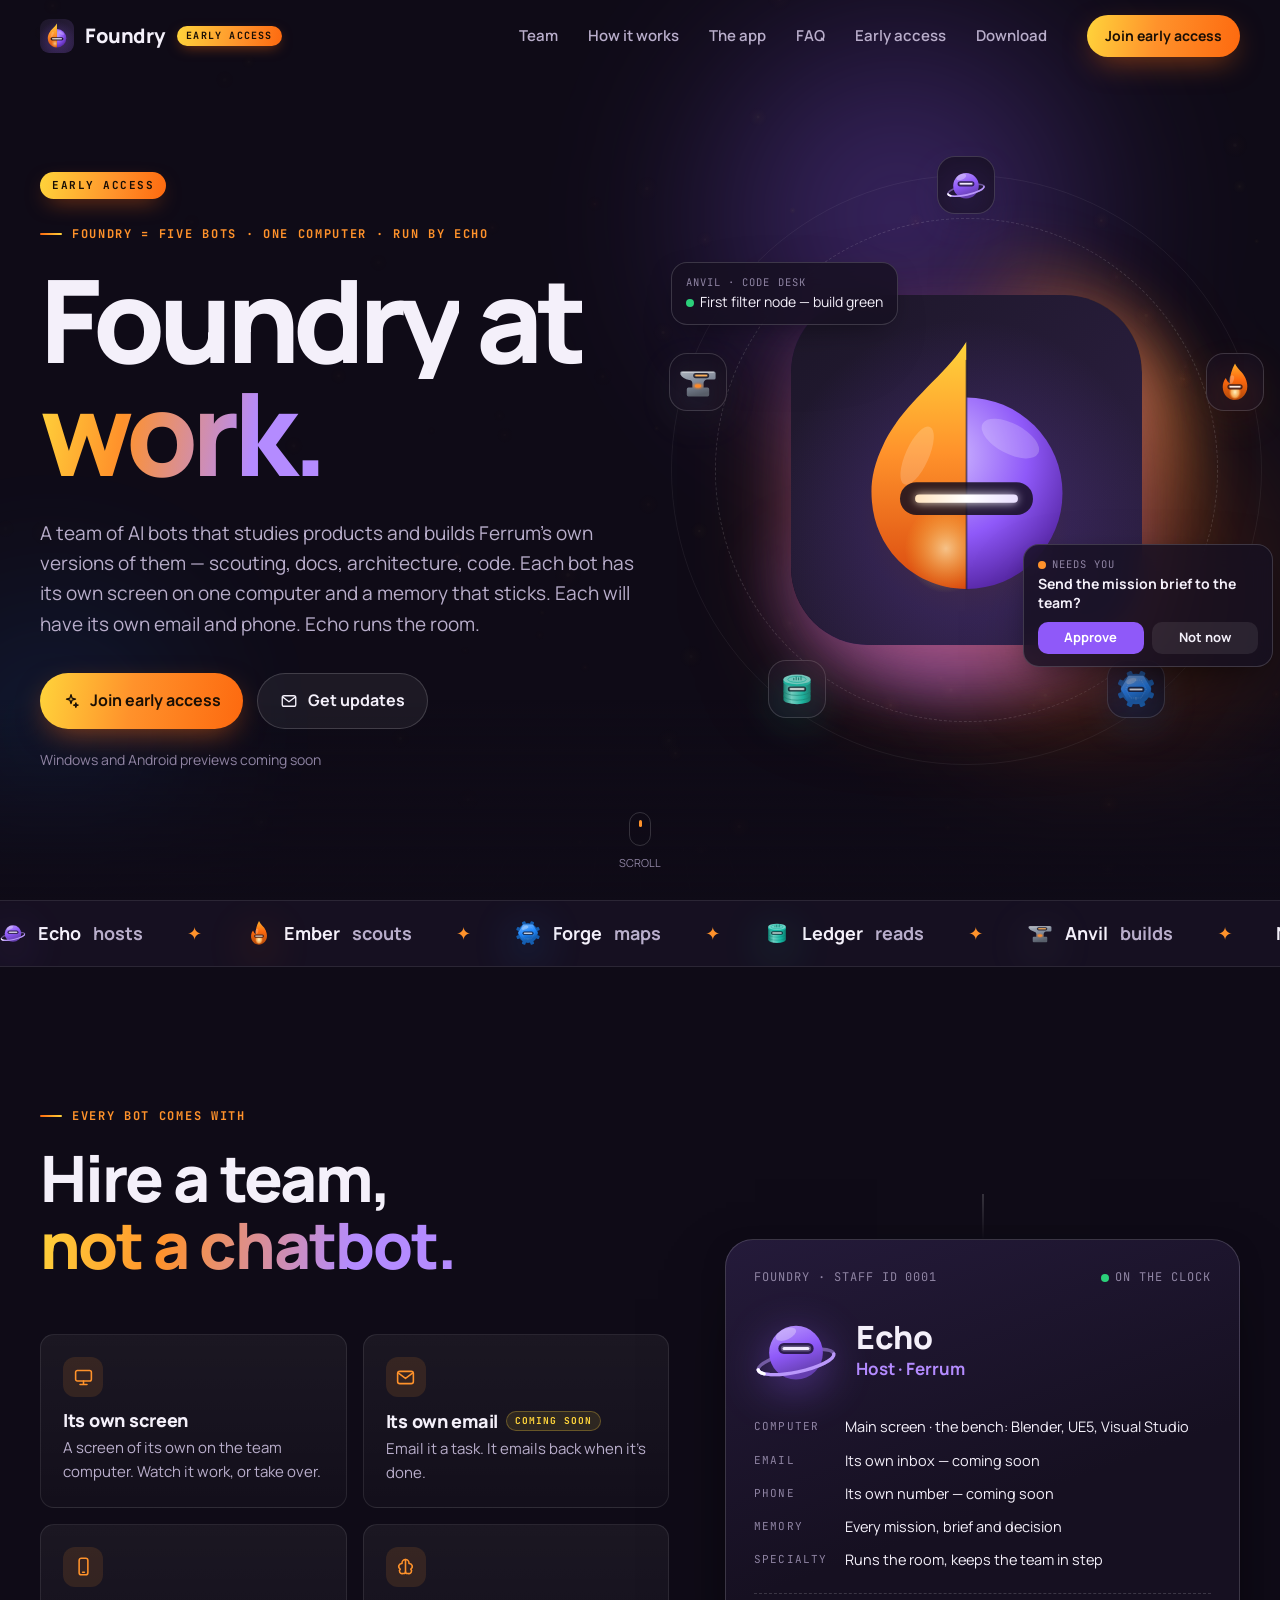
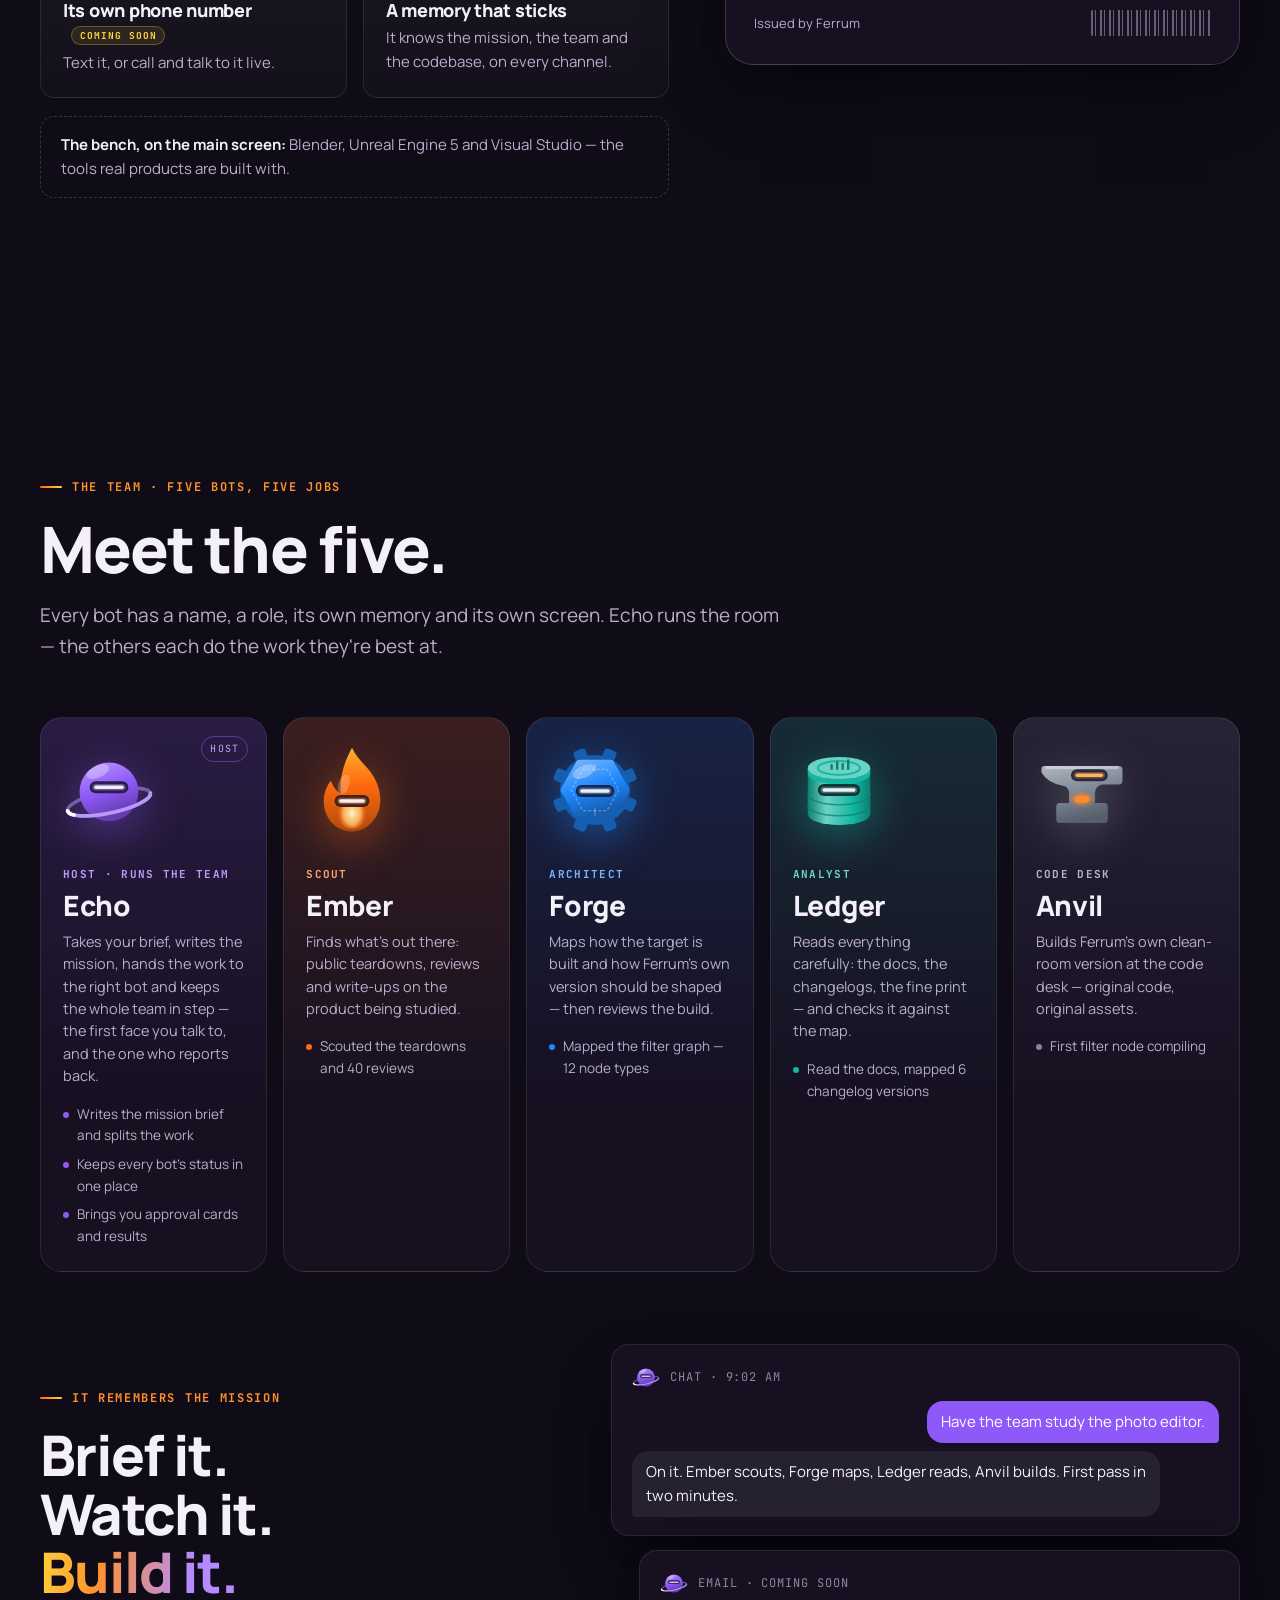
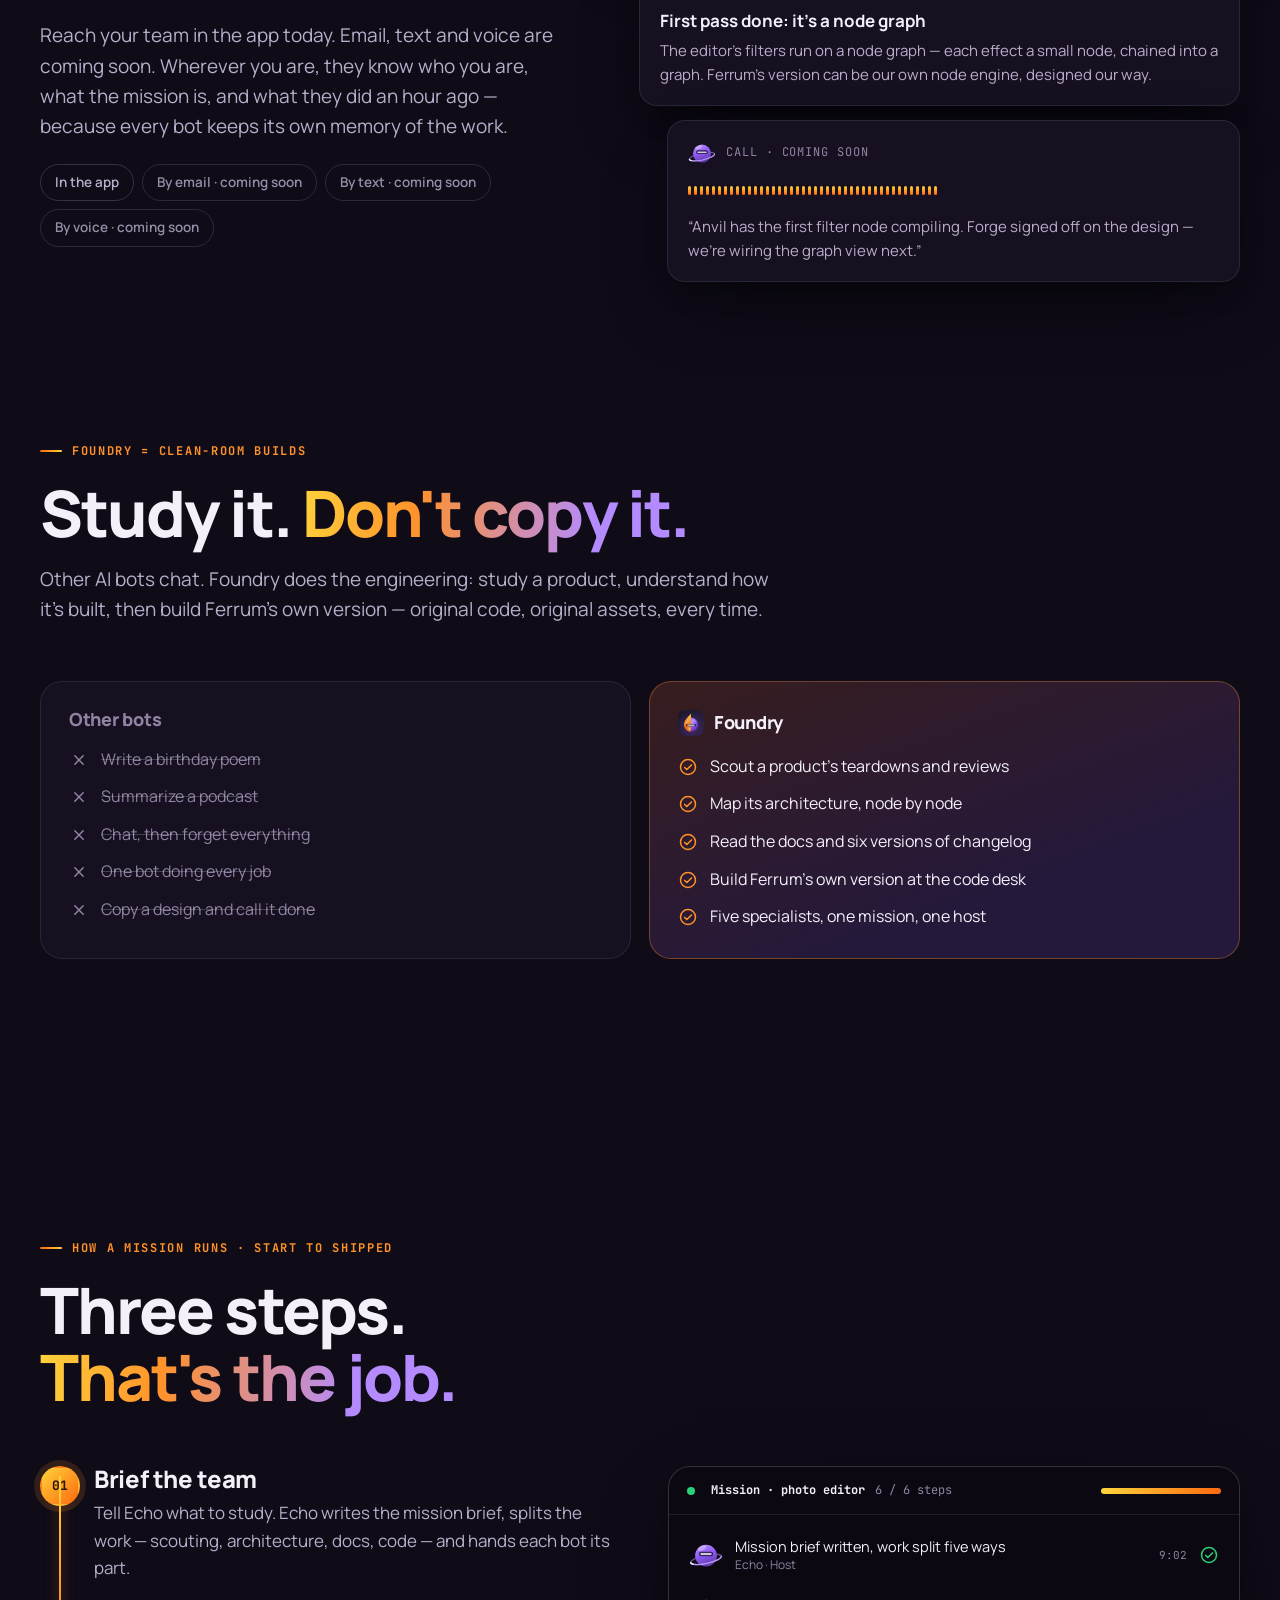
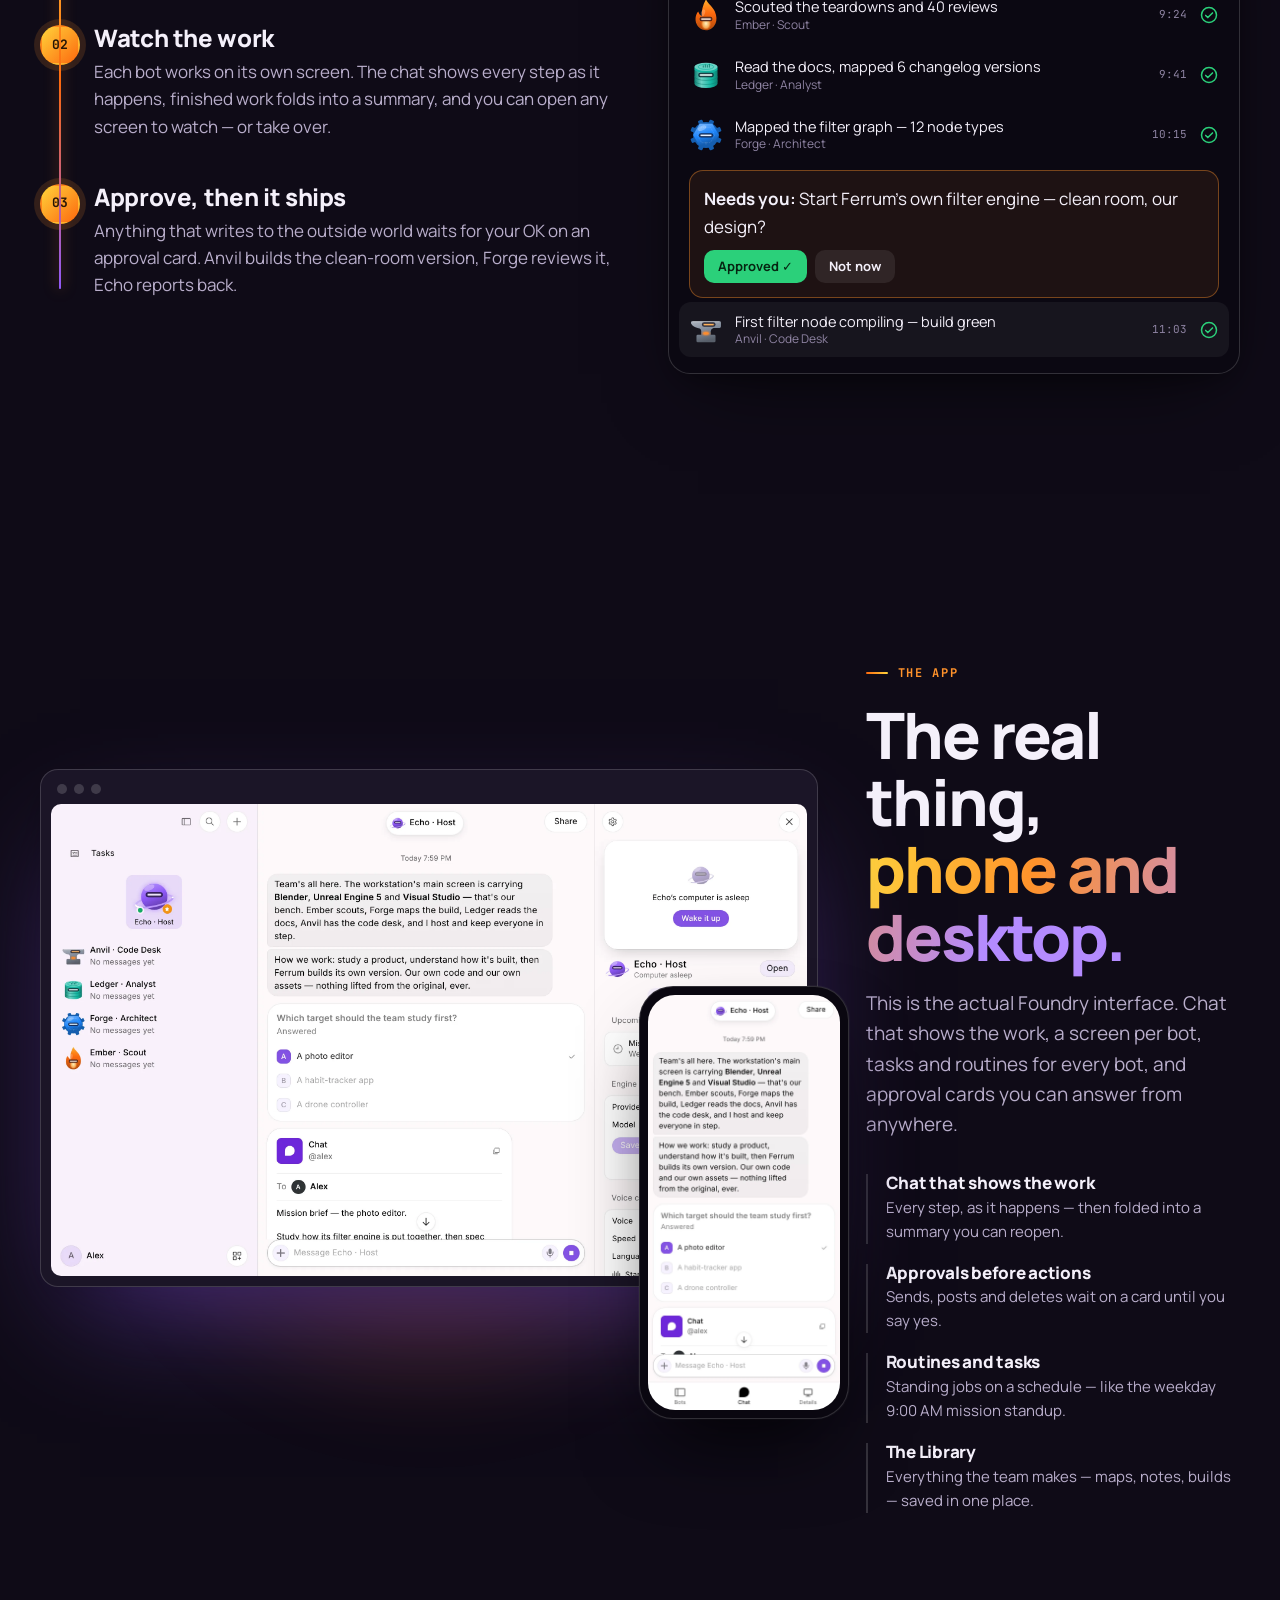
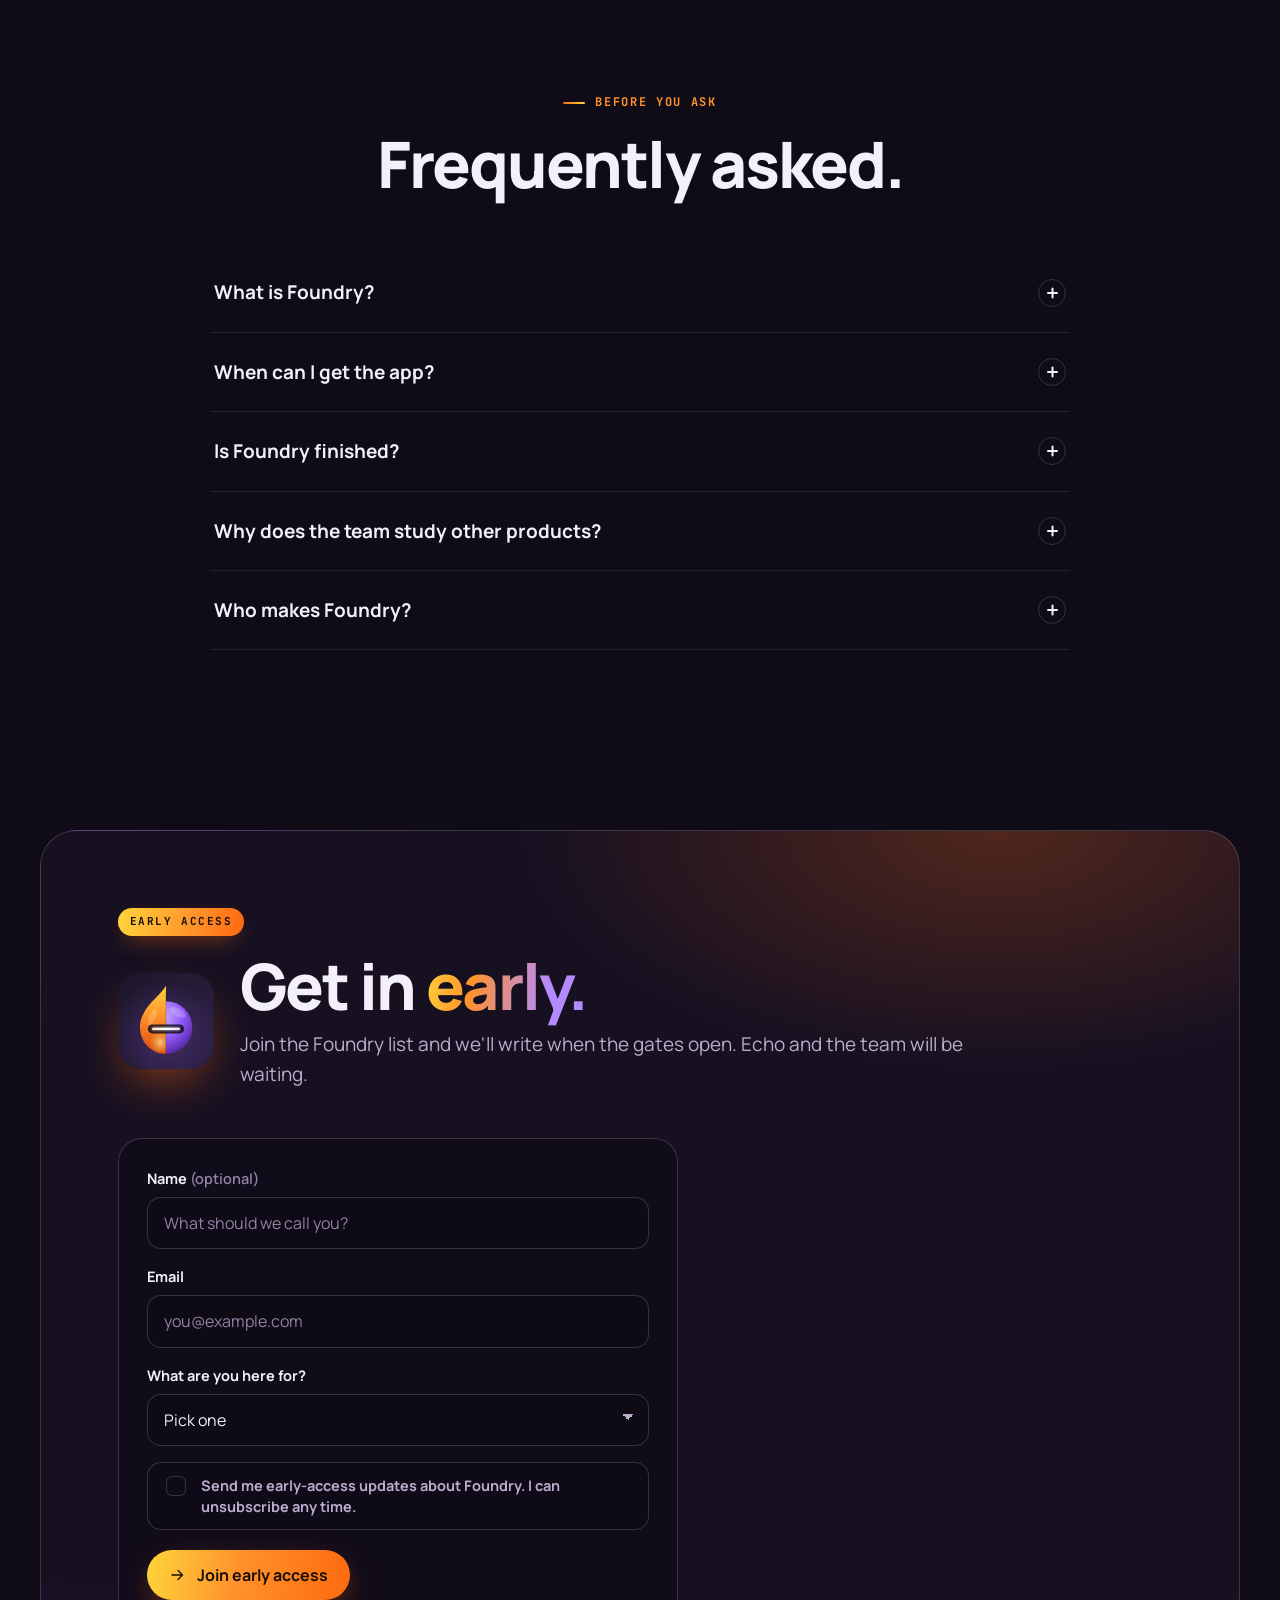
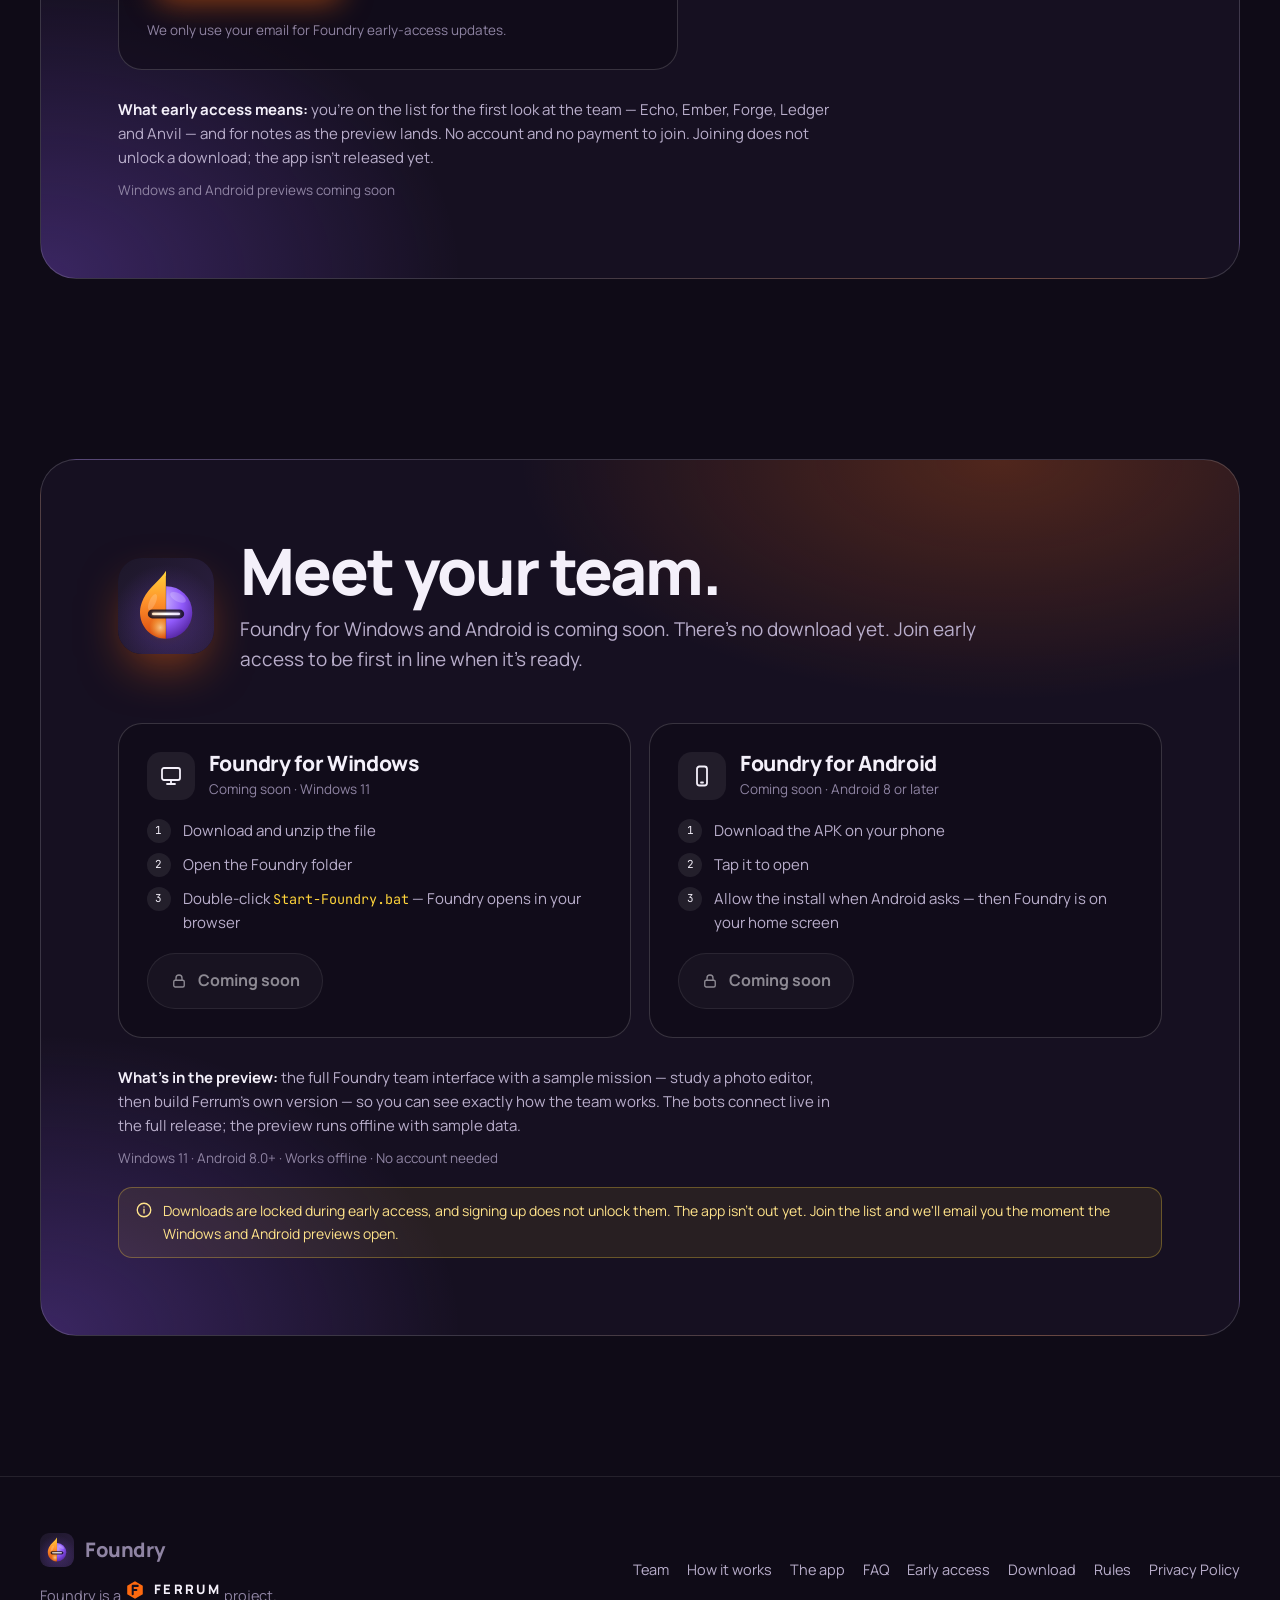
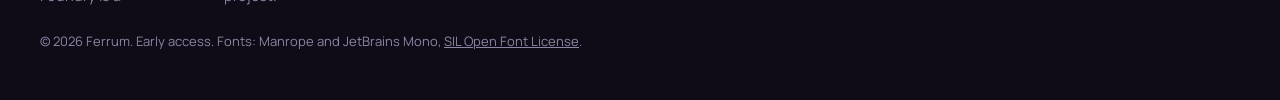
<file: index.html>
<!doctype html>
<html lang="en">
<head>
<meta charset="utf-8">
<meta name="viewport" content="width=device-width, initial-scale=1, viewport-fit=cover">
<title>Foundry — early access · five AI teammates, one computer · by Ferrum</title>
<meta name="description" content="Foundry is Ferrum's team of five AI teammates — Echo, Ember, Forge, Ledger and Anvil — sharing one computer. Brief them, watch them work, approve what ships.">
<meta name="theme-color" content="#0F0B17">
<meta property="og:title" content="Foundry — at work.">
<meta property="og:description" content="Five AI teammates on one computer. Study a product, understand how it's built, then build Ferrum's own version.">
<meta property="og:image" content="assets/app-icon-192.png">
<link rel="icon" href="assets/foundry-icon.svg" type="image/svg+xml">
<link rel="apple-touch-icon" href="assets/apple-touch-icon.png">
<link rel="preload" href="assets/fonts/Manrope.woff2" as="font" type="font/woff2" crossorigin>
<link rel="stylesheet" href="css/site.css">
</head>
<body>
<a class="skip" href="#main">Skip to content</a>

<!-- ===== NAV ===== -->
<header class="nav" id="nav">
  <div class="wrap nav__in">
    <a class="brand" href="#top" aria-label="Foundry home"><img src="assets/foundry-icon.svg" alt="" width="34" height="34">Foundry<span class="ea-pill">Early Access</span></a>
    <ul class="nav__links" id="navlinks">
      <li><a href="#team">Team</a></li>
      <li><a href="#how">How it works</a></li>
      <li><a href="#app">The app</a></li>
      <li><a href="#faq">FAQ</a></li>
      <li><a href="#early-access">Early access</a></li>
      <li><a href="#download">Download</a></li>
    </ul>
    <a class="btn btn--primary btn--sm" href="#early-access">Join early access</a>
    <button class="nav__menu" id="menu" aria-label="Open menu" aria-expanded="false" aria-controls="navlinks"><span></span><span></span><span></span></button>
  </div>
</header>

<main id="main">
<!-- ===== HERO ===== -->
<section class="hero" id="top" aria-labelledby="hero-h">
  <div class="mesh" aria-hidden="true"><i></i><i></i><i></i></div>
  <div class="grid-floor" aria-hidden="true"></div>
  <canvas id="forge" aria-hidden="true"></canvas>
  <div class="wrap hero__in">
    <div>
      <div class="hero__badges fade-up">
        <span class="ea-pill ea-pill--lg">Early Access</span>
      </div>
      <span class="eyebrow fade-up d1">Foundry = five bots · one computer · run by Echo</span>
      <h1 id="hero-h"><span class="w"><span>Foundry</span></span> <span class="w"><span>at</span></span> <span class="w"><span class="grad">work.</span></span></h1>
      <p class="lead fade-up d1">A team of AI bots that studies products and builds Ferrum's own versions of them — scouting, docs, architecture, code. Each bot has its own screen on one computer and a memory that sticks. Each will have its own email and phone. Echo runs the room.</p>
      <div class="hero__cta fade-up d2">
        <a class="btn btn--primary" href="#early-access"><svg viewBox="0 0 24 24" fill="none" stroke="currentColor" stroke-width="1.8" stroke-linecap="round" stroke-linejoin="round" aria-hidden="true" focusable="false"><path d="M12 3.5 13.4 8.2 18 9.5 13.4 10.8 12 15.5 10.6 10.8 6 9.5 10.6 8.2Z"/><path d="M18.5 14.5 19.2 16.8 21.5 17.5 19.2 18.2 18.5 20.5 17.8 18.2 15.5 17.5 17.8 16.8Z"/></svg>Join early access</a>
        <a class="btn" href="#early-access"><svg viewBox="0 0 24 24" fill="none" stroke="currentColor" stroke-width="1.8" stroke-linecap="round" stroke-linejoin="round" aria-hidden="true" focusable="false"><rect x="3" y="5" width="18" height="14" rx="2.5"/><path d="m4 7 8 6 8-6"/></svg>Get updates</a>
      </div>
      <p class="hero__meta fade-up d3">Windows and Android previews coming soon</p>
    </div>

    <div class="stage fade-up d1" aria-hidden="true">
      <div class="stage__ring"></div><div class="stage__ring stage__ring--2"></div>
      <div class="orbit">
        <span class="sat" style="left:50%;top:-2%"><svg class="av av--echo" viewBox="0 0 100 100" style="--glow:#8F59F9" aria-hidden="true" focusable="false"><defs><linearGradient id="echo0xb" x1="0" y1="0" x2=".35" y2="1"><stop offset="0" stop-color="#ba98fb"/><stop offset=".55" stop-color="#8F59F9"/><stop offset="1" stop-color="#643eae"/></linearGradient></defs><g class="fa-body"><ellipse cx="50" cy="63" rx="46" ry="12" transform="rotate(-12 50 63)" fill="none" stroke="#ba98fb" stroke-width="4" opacity=".5"/><circle cx="50" cy="52" r="32" fill="url(#echo0xb)"/><ellipse cx="38" cy="30" rx="13" ry="6.5" transform="rotate(-24 38 30)" fill="#FFFFFF" opacity=".3"/><g class="fa-visor"><rect x="29" y="40.5" width="42" height="13" rx="6.5" fill="#2d1c51"/><rect x="32" y="43.4" width="36" height="7.2" rx="3.6" fill="#f2ebfe" opacity=".28"/><g class="fa-eye"><rect x="34" y="45.1" width="32" height="3.8" rx="1.9" fill="#f2ebfe"/></g><rect class="fa-sweep" style="--fa-sw:25px" x="34" y="45.1" width="7" height="3.8" rx="1.9" fill="#FFFFFF"/></g><path d="M4 63A46 12 0 0 0 96 63" transform="rotate(-12 50 63)" fill="none" stroke="#ba98fb" stroke-width="4" stroke-linecap="round"/><path class="fa-spark" pathLength="100" d="M4 63A46 12 0 0 0 96 63" transform="rotate(-12 50 63)" fill="none" stroke="#FFFFFF" stroke-width="4" stroke-linecap="round" stroke-dasharray="9 91"/></g></svg></span>
        <span class="sat" style="left:99%;top:34%"><svg class="av av--ember" viewBox="0 0 100 100" style="--glow:#FD690F" aria-hidden="true" focusable="false"><defs><linearGradient id="ember1xf" x1="0" y1="1" x2="0" y2="0"><stop offset="0" stop-color="#b14a0b"/><stop offset=".55" stop-color="#FD690F"/><stop offset="1" stop-color="#feaf2c"/></linearGradient><radialGradient id="ember1xc" cx=".5" cy=".6" r=".5"><stop offset="0" stop-color="#FFF4C2"/><stop offset=".6" stop-color="#febc65" stop-opacity=".85"/><stop offset="1" stop-color="#FD690F" stop-opacity="0"/></radialGradient></defs><g class="fa-body"><path class="fa-flame" d="M50 4C56 18 70 26 76 40C82 54 82 66 78 75C72 88 62 95 50 95C38 95 27 88 22 76C17 64 19 50 27 40C30 48 34 52 38 54C36 40 40 22 50 4Z" fill="url(#ember1xf)"/><path class="fa-core" d="M50 50C57 59 66 65 66 77C66 86 59 92 50 92C41 92 34 86 34 77C34 65 43 59 50 50Z" fill="url(#ember1xc)"/><ellipse cx="41" cy="44" rx="6" ry="11" transform="rotate(18 41 44)" fill="#FFFFFF" opacity=".22"/><g class="fa-visor"><rect x="31" y="55.5" width="38" height="13" rx="6.5" fill="#4a2014"/><rect x="34" y="58.4" width="32" height="7.2" rx="3.6" fill="#ffede2" opacity=".28"/><g class="fa-eye"><rect x="36" y="60.1" width="28" height="3.8" rx="1.9" fill="#ffede2"/></g><rect class="fa-sweep" style="--fa-sw:21px" x="36" y="60.1" width="7" height="3.8" rx="1.9" fill="#FFFFFF"/></g></g></svg></span>
        <span class="sat" style="left:81%;top:90%"><svg class="av av--forge" viewBox="0 0 100 100" style="--glow:#1E86FC" aria-hidden="true" focusable="false"><defs><linearGradient id="forge2xb" x1="0" y1="0" x2=".35" y2="1"><stop offset="0" stop-color="#74b4fd"/><stop offset=".55" stop-color="#1E86FC"/><stop offset="1" stop-color="#155eb0"/></linearGradient></defs><g class="fa-body"><g class="fa-gear"><rect x="43" y="3" width="14" height="17" rx="3.5" fill="#155eb0" transform="rotate(22.5 50 50)"/><rect x="43" y="3" width="14" height="17" rx="3.5" fill="#155eb0" transform="rotate(67.5 50 50)"/><rect x="43" y="3" width="14" height="17" rx="3.5" fill="#155eb0" transform="rotate(112.5 50 50)"/><rect x="43" y="3" width="14" height="17" rx="3.5" fill="#155eb0" transform="rotate(157.5 50 50)"/><rect x="43" y="3" width="14" height="17" rx="3.5" fill="#155eb0" transform="rotate(202.5 50 50)"/><rect x="43" y="3" width="14" height="17" rx="3.5" fill="#155eb0" transform="rotate(247.5 50 50)"/><rect x="43" y="3" width="14" height="17" rx="3.5" fill="#155eb0" transform="rotate(292.5 50 50)"/><rect x="43" y="3" width="14" height="17" rx="3.5" fill="#155eb0" transform="rotate(337.5 50 50)"/><circle cx="50" cy="50" r="38" fill="#155eb0"/></g><polygon points="84,50 67,79.4 33,79.4 16,50 33,20.6 67,20.6" fill="url(#forge2xb)" stroke="url(#forge2xb)" stroke-width="7" stroke-linejoin="round"/><polygon points="76,50 63,72.5 37,72.5 24,50 37,27.5 63,27.5" fill="none" stroke="#FFFFFF" stroke-opacity=".32" stroke-width="1.3" stroke-dasharray="3 2.4"/><path d="M50 22V30M50 70V78" stroke="#FFFFFF" stroke-opacity=".35" stroke-width="1.3"/><ellipse cx="38" cy="30" rx="13" ry="6.5" transform="rotate(-24 38 30)" fill="#FFFFFF" opacity=".3"/><g class="fa-visor"><rect x="29" y="44.5" width="42" height="13" rx="6.5" fill="#102852"/><rect x="32" y="47.4" width="36" height="7.2" rx="3.6" fill="#e4f0ff" opacity=".28"/><g class="fa-eye"><rect x="34" y="49.1" width="32" height="3.8" rx="1.9" fill="#e4f0ff"/></g><rect class="fa-sweep" style="--fa-sw:25px" x="34" y="49.1" width="7" height="3.8" rx="1.9" fill="#FFFFFF"/></g></g></svg></span>
        <span class="sat" style="left:19%;top:90%"><svg class="av av--ledger" viewBox="0 0 100 100" style="--glow:#13B7A2" aria-hidden="true" focusable="false"><defs><linearGradient id="ledger3xh" x1="0" y1="0" x2="1" y2="0"><stop offset="0" stop-color="#0d8071"/><stop offset=".3" stop-color="#6dd2c5"/><stop offset=".72" stop-color="#13B7A2"/><stop offset="1" stop-color="#0d8071"/></linearGradient></defs><g class="fa-body"><path d="M16 32V76A34 12 0 0 0 84 76V32Z" fill="url(#ledger3xh)"/><path d="M16 54A34 12 0 0 0 84 54M16 66A34 12 0 0 0 84 66" fill="none" stroke="#0d8071" stroke-width="1.8" opacity=".75"/><g class="fa-coin"><path d="M16 26V32A34 12 0 0 0 84 32V26Z" fill="#13B7A2"/><ellipse cx="50" cy="26" rx="34" ry="12" fill="#6dd2c5"/><ellipse cx="50" cy="26" rx="23" ry="7.5" fill="none" stroke="#13B7A2" stroke-width="2"/><path d="M42 27V23M48 27V20M54 27V22M60 27V18" stroke="#0d8071" stroke-width="2.6" stroke-linecap="round"/></g><g class="fa-visor"><rect x="27" y="43.5" width="46" height="13" rx="6.5" fill="#0d353a"/><rect x="30" y="46.4" width="40" height="7.2" rx="3.6" fill="#e3f6f4" opacity=".28"/><g class="fa-eye"><rect x="32" y="48.1" width="36" height="3.8" rx="1.9" fill="#e3f6f4"/></g><rect class="fa-sweep" style="--fa-sw:29px" x="32" y="48.1" width="7" height="3.8" rx="1.9" fill="#FFFFFF"/></g></g></svg></span>
        <span class="sat" style="left:1%;top:34%"><svg class="av av--anvil" viewBox="0 0 100 100" style="--glow:#7E8898" aria-hidden="true" focusable="false"><defs><linearGradient id="anvil4xb" x1="0" y1="0" x2=".35" y2="1"><stop offset="0" stop-color="#afb5bf"/><stop offset=".55" stop-color="#7E8898"/><stop offset="1" stop-color="#585f6a"/></linearGradient><radialGradient id="anvil4xc" cx=".5" cy=".5" r=".5"><stop offset="0" stop-color="#FFB25C" stop-opacity=".95"/><stop offset="1" stop-color="#FF6A00" stop-opacity="0"/></radialGradient></defs><g class="fa-body"><path d="M6 27Q6 24 9 24H90Q94 24 94 28V40Q94 44 90 44H72Q64 46 64 54V64H74Q78 64 78 68V82Q78 86 74 86H26Q22 86 22 82V68Q22 64 26 64H36V54Q36 46 28 45Q12 42 6 31Z" fill="url(#anvil4xb)"/><rect x="10" y="24" width="80" height="3.5" rx="1.75" fill="#FFFFFF" opacity=".38"/><ellipse class="fa-core" cx="50" cy="60" rx="16" ry="10" fill="url(#anvil4xc)"/><rect class="fa-core" x="42" y="56.5" width="16" height="7" rx="3.5" fill="#FF8A2A"/><g class="fa-visor"><rect x="38" y="27.5" width="40" height="13" rx="6.5" fill="#292938"/><rect x="41" y="30.4" width="34" height="7.2" rx="3.6" fill="#FFB25C" opacity=".28"/><g class="fa-eye"><rect x="43" y="32.1" width="30" height="3.8" rx="1.9" fill="#FFB25C"/></g><rect class="fa-sweep" style="--fa-sw:23px" x="43" y="32.1" width="7" height="3.8" rx="1.9" fill="#FFF1DC"/></g><circle class="fa-ember" cx="30" cy="18" r="2.2" fill="#FFB25C"/><circle class="fa-ember fa-ember--2" cx="74" cy="16" r="1.8" fill="#FF8A2A"/></g></svg></span>
      </div>
      <div class="stage__icon"><img src="assets/foundry-icon.svg" alt="" width="320" height="320"></div>
      <div class="chip chip--a"><small>Anvil · Code desk</small><span class="dot"></span>First filter node — build green</div>
      <div class="chip chip--b"><small><span class="dot dot--ember"></span>Needs you</small><b>Send the mission brief to the team?</b><div class="row"><span>Approve</span><span>Not now</span></div></div>
    </div>
  </div>
  <div class="scroll-cue" aria-hidden="true"><i></i>SCROLL</div>
</section>

<!-- ===== TICKER ===== -->
<div class="ticker" aria-label="What each teammate does">
  <div class="ticker__track">
    <span><svg class="av av--echo" viewBox="0 0 100 100" style="--glow:#8F59F9" aria-hidden="true" focusable="false"><defs><linearGradient id="echo5xb" x1="0" y1="0" x2=".35" y2="1"><stop offset="0" stop-color="#ba98fb"/><stop offset=".55" stop-color="#8F59F9"/><stop offset="1" stop-color="#643eae"/></linearGradient></defs><g class="fa-body"><ellipse cx="50" cy="63" rx="46" ry="12" transform="rotate(-12 50 63)" fill="none" stroke="#ba98fb" stroke-width="4" opacity=".5"/><circle cx="50" cy="52" r="32" fill="url(#echo5xb)"/><ellipse cx="38" cy="30" rx="13" ry="6.5" transform="rotate(-24 38 30)" fill="#FFFFFF" opacity=".3"/><g class="fa-visor"><rect x="29" y="40.5" width="42" height="13" rx="6.5" fill="#2d1c51"/><rect x="32" y="43.4" width="36" height="7.2" rx="3.6" fill="#f2ebfe" opacity=".28"/><g class="fa-eye"><rect x="34" y="45.1" width="32" height="3.8" rx="1.9" fill="#f2ebfe"/></g><rect class="fa-sweep" style="--fa-sw:25px" x="34" y="45.1" width="7" height="3.8" rx="1.9" fill="#FFFFFF"/></g><path d="M4 63A46 12 0 0 0 96 63" transform="rotate(-12 50 63)" fill="none" stroke="#ba98fb" stroke-width="4" stroke-linecap="round"/><path class="fa-spark" pathLength="100" d="M4 63A46 12 0 0 0 96 63" transform="rotate(-12 50 63)" fill="none" stroke="#FFFFFF" stroke-width="4" stroke-linecap="round" stroke-dasharray="9 91"/></g></svg><b>Echo</b> hosts</span><span class="sep" aria-hidden="true">✦</span><span><svg class="av av--ember" viewBox="0 0 100 100" style="--glow:#FD690F" aria-hidden="true" focusable="false"><defs><linearGradient id="ember6xf" x1="0" y1="1" x2="0" y2="0"><stop offset="0" stop-color="#b14a0b"/><stop offset=".55" stop-color="#FD690F"/><stop offset="1" stop-color="#feaf2c"/></linearGradient><radialGradient id="ember6xc" cx=".5" cy=".6" r=".5"><stop offset="0" stop-color="#FFF4C2"/><stop offset=".6" stop-color="#febc65" stop-opacity=".85"/><stop offset="1" stop-color="#FD690F" stop-opacity="0"/></radialGradient></defs><g class="fa-body"><path class="fa-flame" d="M50 4C56 18 70 26 76 40C82 54 82 66 78 75C72 88 62 95 50 95C38 95 27 88 22 76C17 64 19 50 27 40C30 48 34 52 38 54C36 40 40 22 50 4Z" fill="url(#ember6xf)"/><path class="fa-core" d="M50 50C57 59 66 65 66 77C66 86 59 92 50 92C41 92 34 86 34 77C34 65 43 59 50 50Z" fill="url(#ember6xc)"/><ellipse cx="41" cy="44" rx="6" ry="11" transform="rotate(18 41 44)" fill="#FFFFFF" opacity=".22"/><g class="fa-visor"><rect x="31" y="55.5" width="38" height="13" rx="6.5" fill="#4a2014"/><rect x="34" y="58.4" width="32" height="7.2" rx="3.6" fill="#ffede2" opacity=".28"/><g class="fa-eye"><rect x="36" y="60.1" width="28" height="3.8" rx="1.9" fill="#ffede2"/></g><rect class="fa-sweep" style="--fa-sw:21px" x="36" y="60.1" width="7" height="3.8" rx="1.9" fill="#FFFFFF"/></g></g></svg><b>Ember</b> scouts</span><span class="sep" aria-hidden="true">✦</span><span><svg class="av av--forge" viewBox="0 0 100 100" style="--glow:#1E86FC" aria-hidden="true" focusable="false"><defs><linearGradient id="forge7xb" x1="0" y1="0" x2=".35" y2="1"><stop offset="0" stop-color="#74b4fd"/><stop offset=".55" stop-color="#1E86FC"/><stop offset="1" stop-color="#155eb0"/></linearGradient></defs><g class="fa-body"><g class="fa-gear"><rect x="43" y="3" width="14" height="17" rx="3.5" fill="#155eb0" transform="rotate(22.5 50 50)"/><rect x="43" y="3" width="14" height="17" rx="3.5" fill="#155eb0" transform="rotate(67.5 50 50)"/><rect x="43" y="3" width="14" height="17" rx="3.5" fill="#155eb0" transform="rotate(112.5 50 50)"/><rect x="43" y="3" width="14" height="17" rx="3.5" fill="#155eb0" transform="rotate(157.5 50 50)"/><rect x="43" y="3" width="14" height="17" rx="3.5" fill="#155eb0" transform="rotate(202.5 50 50)"/><rect x="43" y="3" width="14" height="17" rx="3.5" fill="#155eb0" transform="rotate(247.5 50 50)"/><rect x="43" y="3" width="14" height="17" rx="3.5" fill="#155eb0" transform="rotate(292.5 50 50)"/><rect x="43" y="3" width="14" height="17" rx="3.5" fill="#155eb0" transform="rotate(337.5 50 50)"/><circle cx="50" cy="50" r="38" fill="#155eb0"/></g><polygon points="84,50 67,79.4 33,79.4 16,50 33,20.6 67,20.6" fill="url(#forge7xb)" stroke="url(#forge7xb)" stroke-width="7" stroke-linejoin="round"/><polygon points="76,50 63,72.5 37,72.5 24,50 37,27.5 63,27.5" fill="none" stroke="#FFFFFF" stroke-opacity=".32" stroke-width="1.3" stroke-dasharray="3 2.4"/><path d="M50 22V30M50 70V78" stroke="#FFFFFF" stroke-opacity=".35" stroke-width="1.3"/><ellipse cx="38" cy="30" rx="13" ry="6.5" transform="rotate(-24 38 30)" fill="#FFFFFF" opacity=".3"/><g class="fa-visor"><rect x="29" y="44.5" width="42" height="13" rx="6.5" fill="#102852"/><rect x="32" y="47.4" width="36" height="7.2" rx="3.6" fill="#e4f0ff" opacity=".28"/><g class="fa-eye"><rect x="34" y="49.1" width="32" height="3.8" rx="1.9" fill="#e4f0ff"/></g><rect class="fa-sweep" style="--fa-sw:25px" x="34" y="49.1" width="7" height="3.8" rx="1.9" fill="#FFFFFF"/></g></g></svg><b>Forge</b> maps</span><span class="sep" aria-hidden="true">✦</span><span><svg class="av av--ledger" viewBox="0 0 100 100" style="--glow:#13B7A2" aria-hidden="true" focusable="false"><defs><linearGradient id="ledger8xh" x1="0" y1="0" x2="1" y2="0"><stop offset="0" stop-color="#0d8071"/><stop offset=".3" stop-color="#6dd2c5"/><stop offset=".72" stop-color="#13B7A2"/><stop offset="1" stop-color="#0d8071"/></linearGradient></defs><g class="fa-body"><path d="M16 32V76A34 12 0 0 0 84 76V32Z" fill="url(#ledger8xh)"/><path d="M16 54A34 12 0 0 0 84 54M16 66A34 12 0 0 0 84 66" fill="none" stroke="#0d8071" stroke-width="1.8" opacity=".75"/><g class="fa-coin"><path d="M16 26V32A34 12 0 0 0 84 32V26Z" fill="#13B7A2"/><ellipse cx="50" cy="26" rx="34" ry="12" fill="#6dd2c5"/><ellipse cx="50" cy="26" rx="23" ry="7.5" fill="none" stroke="#13B7A2" stroke-width="2"/><path d="M42 27V23M48 27V20M54 27V22M60 27V18" stroke="#0d8071" stroke-width="2.6" stroke-linecap="round"/></g><g class="fa-visor"><rect x="27" y="43.5" width="46" height="13" rx="6.5" fill="#0d353a"/><rect x="30" y="46.4" width="40" height="7.2" rx="3.6" fill="#e3f6f4" opacity=".28"/><g class="fa-eye"><rect x="32" y="48.1" width="36" height="3.8" rx="1.9" fill="#e3f6f4"/></g><rect class="fa-sweep" style="--fa-sw:29px" x="32" y="48.1" width="7" height="3.8" rx="1.9" fill="#FFFFFF"/></g></g></svg><b>Ledger</b> reads</span><span class="sep" aria-hidden="true">✦</span><span><svg class="av av--anvil" viewBox="0 0 100 100" style="--glow:#7E8898" aria-hidden="true" focusable="false"><defs><linearGradient id="anvil9xb" x1="0" y1="0" x2=".35" y2="1"><stop offset="0" stop-color="#afb5bf"/><stop offset=".55" stop-color="#7E8898"/><stop offset="1" stop-color="#585f6a"/></linearGradient><radialGradient id="anvil9xc" cx=".5" cy=".5" r=".5"><stop offset="0" stop-color="#FFB25C" stop-opacity=".95"/><stop offset="1" stop-color="#FF6A00" stop-opacity="0"/></radialGradient></defs><g class="fa-body"><path d="M6 27Q6 24 9 24H90Q94 24 94 28V40Q94 44 90 44H72Q64 46 64 54V64H74Q78 64 78 68V82Q78 86 74 86H26Q22 86 22 82V68Q22 64 26 64H36V54Q36 46 28 45Q12 42 6 31Z" fill="url(#anvil9xb)"/><rect x="10" y="24" width="80" height="3.5" rx="1.75" fill="#FFFFFF" opacity=".38"/><ellipse class="fa-core" cx="50" cy="60" rx="16" ry="10" fill="url(#anvil9xc)"/><rect class="fa-core" x="42" y="56.5" width="16" height="7" rx="3.5" fill="#FF8A2A"/><g class="fa-visor"><rect x="38" y="27.5" width="40" height="13" rx="6.5" fill="#292938"/><rect x="41" y="30.4" width="34" height="7.2" rx="3.6" fill="#FFB25C" opacity=".28"/><g class="fa-eye"><rect x="43" y="32.1" width="30" height="3.8" rx="1.9" fill="#FFB25C"/></g><rect class="fa-sweep" style="--fa-sw:23px" x="43" y="32.1" width="7" height="3.8" rx="1.9" fill="#FFF1DC"/></g><circle class="fa-ember" cx="30" cy="18" r="2.2" fill="#FFB25C"/><circle class="fa-ember fa-ember--2" cx="74" cy="16" r="1.8" fill="#FF8A2A"/></g></svg><b>Anvil</b> builds</span><span class="sep" aria-hidden="true">✦</span><span><b>Nothing ships</b> without your OK</span><span class="sep" aria-hidden="true">✦</span><span><svg class="av av--echo" viewBox="0 0 100 100" style="--glow:#8F59F9" aria-hidden="true" focusable="false"><defs><linearGradient id="echo10xb" x1="0" y1="0" x2=".35" y2="1"><stop offset="0" stop-color="#ba98fb"/><stop offset=".55" stop-color="#8F59F9"/><stop offset="1" stop-color="#643eae"/></linearGradient></defs><g class="fa-body"><ellipse cx="50" cy="63" rx="46" ry="12" transform="rotate(-12 50 63)" fill="none" stroke="#ba98fb" stroke-width="4" opacity=".5"/><circle cx="50" cy="52" r="32" fill="url(#echo10xb)"/><ellipse cx="38" cy="30" rx="13" ry="6.5" transform="rotate(-24 38 30)" fill="#FFFFFF" opacity=".3"/><g class="fa-visor"><rect x="29" y="40.5" width="42" height="13" rx="6.5" fill="#2d1c51"/><rect x="32" y="43.4" width="36" height="7.2" rx="3.6" fill="#f2ebfe" opacity=".28"/><g class="fa-eye"><rect x="34" y="45.1" width="32" height="3.8" rx="1.9" fill="#f2ebfe"/></g><rect class="fa-sweep" style="--fa-sw:25px" x="34" y="45.1" width="7" height="3.8" rx="1.9" fill="#FFFFFF"/></g><path d="M4 63A46 12 0 0 0 96 63" transform="rotate(-12 50 63)" fill="none" stroke="#ba98fb" stroke-width="4" stroke-linecap="round"/><path class="fa-spark" pathLength="100" d="M4 63A46 12 0 0 0 96 63" transform="rotate(-12 50 63)" fill="none" stroke="#FFFFFF" stroke-width="4" stroke-linecap="round" stroke-dasharray="9 91"/></g></svg><b>Echo</b> hosts</span><span class="sep" aria-hidden="true">✦</span><span><svg class="av av--ember" viewBox="0 0 100 100" style="--glow:#FD690F" aria-hidden="true" focusable="false"><defs><linearGradient id="ember11xf" x1="0" y1="1" x2="0" y2="0"><stop offset="0" stop-color="#b14a0b"/><stop offset=".55" stop-color="#FD690F"/><stop offset="1" stop-color="#feaf2c"/></linearGradient><radialGradient id="ember11xc" cx=".5" cy=".6" r=".5"><stop offset="0" stop-color="#FFF4C2"/><stop offset=".6" stop-color="#febc65" stop-opacity=".85"/><stop offset="1" stop-color="#FD690F" stop-opacity="0"/></radialGradient></defs><g class="fa-body"><path class="fa-flame" d="M50 4C56 18 70 26 76 40C82 54 82 66 78 75C72 88 62 95 50 95C38 95 27 88 22 76C17 64 19 50 27 40C30 48 34 52 38 54C36 40 40 22 50 4Z" fill="url(#ember11xf)"/><path class="fa-core" d="M50 50C57 59 66 65 66 77C66 86 59 92 50 92C41 92 34 86 34 77C34 65 43 59 50 50Z" fill="url(#ember11xc)"/><ellipse cx="41" cy="44" rx="6" ry="11" transform="rotate(18 41 44)" fill="#FFFFFF" opacity=".22"/><g class="fa-visor"><rect x="31" y="55.5" width="38" height="13" rx="6.5" fill="#4a2014"/><rect x="34" y="58.4" width="32" height="7.2" rx="3.6" fill="#ffede2" opacity=".28"/><g class="fa-eye"><rect x="36" y="60.1" width="28" height="3.8" rx="1.9" fill="#ffede2"/></g><rect class="fa-sweep" style="--fa-sw:21px" x="36" y="60.1" width="7" height="3.8" rx="1.9" fill="#FFFFFF"/></g></g></svg><b>Ember</b> scouts</span><span class="sep" aria-hidden="true">✦</span><span><svg class="av av--forge" viewBox="0 0 100 100" style="--glow:#1E86FC" aria-hidden="true" focusable="false"><defs><linearGradient id="forge12xb" x1="0" y1="0" x2=".35" y2="1"><stop offset="0" stop-color="#74b4fd"/><stop offset=".55" stop-color="#1E86FC"/><stop offset="1" stop-color="#155eb0"/></linearGradient></defs><g class="fa-body"><g class="fa-gear"><rect x="43" y="3" width="14" height="17" rx="3.5" fill="#155eb0" transform="rotate(22.5 50 50)"/><rect x="43" y="3" width="14" height="17" rx="3.5" fill="#155eb0" transform="rotate(67.5 50 50)"/><rect x="43" y="3" width="14" height="17" rx="3.5" fill="#155eb0" transform="rotate(112.5 50 50)"/><rect x="43" y="3" width="14" height="17" rx="3.5" fill="#155eb0" transform="rotate(157.5 50 50)"/><rect x="43" y="3" width="14" height="17" rx="3.5" fill="#155eb0" transform="rotate(202.5 50 50)"/><rect x="43" y="3" width="14" height="17" rx="3.5" fill="#155eb0" transform="rotate(247.5 50 50)"/><rect x="43" y="3" width="14" height="17" rx="3.5" fill="#155eb0" transform="rotate(292.5 50 50)"/><rect x="43" y="3" width="14" height="17" rx="3.5" fill="#155eb0" transform="rotate(337.5 50 50)"/><circle cx="50" cy="50" r="38" fill="#155eb0"/></g><polygon points="84,50 67,79.4 33,79.4 16,50 33,20.6 67,20.6" fill="url(#forge12xb)" stroke="url(#forge12xb)" stroke-width="7" stroke-linejoin="round"/><polygon points="76,50 63,72.5 37,72.5 24,50 37,27.5 63,27.5" fill="none" stroke="#FFFFFF" stroke-opacity=".32" stroke-width="1.3" stroke-dasharray="3 2.4"/><path d="M50 22V30M50 70V78" stroke="#FFFFFF" stroke-opacity=".35" stroke-width="1.3"/><ellipse cx="38" cy="30" rx="13" ry="6.5" transform="rotate(-24 38 30)" fill="#FFFFFF" opacity=".3"/><g class="fa-visor"><rect x="29" y="44.5" width="42" height="13" rx="6.5" fill="#102852"/><rect x="32" y="47.4" width="36" height="7.2" rx="3.6" fill="#e4f0ff" opacity=".28"/><g class="fa-eye"><rect x="34" y="49.1" width="32" height="3.8" rx="1.9" fill="#e4f0ff"/></g><rect class="fa-sweep" style="--fa-sw:25px" x="34" y="49.1" width="7" height="3.8" rx="1.9" fill="#FFFFFF"/></g></g></svg><b>Forge</b> maps</span><span class="sep" aria-hidden="true">✦</span><span><svg class="av av--ledger" viewBox="0 0 100 100" style="--glow:#13B7A2" aria-hidden="true" focusable="false"><defs><linearGradient id="ledger13xh" x1="0" y1="0" x2="1" y2="0"><stop offset="0" stop-color="#0d8071"/><stop offset=".3" stop-color="#6dd2c5"/><stop offset=".72" stop-color="#13B7A2"/><stop offset="1" stop-color="#0d8071"/></linearGradient></defs><g class="fa-body"><path d="M16 32V76A34 12 0 0 0 84 76V32Z" fill="url(#ledger13xh)"/><path d="M16 54A34 12 0 0 0 84 54M16 66A34 12 0 0 0 84 66" fill="none" stroke="#0d8071" stroke-width="1.8" opacity=".75"/><g class="fa-coin"><path d="M16 26V32A34 12 0 0 0 84 32V26Z" fill="#13B7A2"/><ellipse cx="50" cy="26" rx="34" ry="12" fill="#6dd2c5"/><ellipse cx="50" cy="26" rx="23" ry="7.5" fill="none" stroke="#13B7A2" stroke-width="2"/><path d="M42 27V23M48 27V20M54 27V22M60 27V18" stroke="#0d8071" stroke-width="2.6" stroke-linecap="round"/></g><g class="fa-visor"><rect x="27" y="43.5" width="46" height="13" rx="6.5" fill="#0d353a"/><rect x="30" y="46.4" width="40" height="7.2" rx="3.6" fill="#e3f6f4" opacity=".28"/><g class="fa-eye"><rect x="32" y="48.1" width="36" height="3.8" rx="1.9" fill="#e3f6f4"/></g><rect class="fa-sweep" style="--fa-sw:29px" x="32" y="48.1" width="7" height="3.8" rx="1.9" fill="#FFFFFF"/></g></g></svg><b>Ledger</b> reads</span><span class="sep" aria-hidden="true">✦</span><span><svg class="av av--anvil" viewBox="0 0 100 100" style="--glow:#7E8898" aria-hidden="true" focusable="false"><defs><linearGradient id="anvil14xb" x1="0" y1="0" x2=".35" y2="1"><stop offset="0" stop-color="#afb5bf"/><stop offset=".55" stop-color="#7E8898"/><stop offset="1" stop-color="#585f6a"/></linearGradient><radialGradient id="anvil14xc" cx=".5" cy=".5" r=".5"><stop offset="0" stop-color="#FFB25C" stop-opacity=".95"/><stop offset="1" stop-color="#FF6A00" stop-opacity="0"/></radialGradient></defs><g class="fa-body"><path d="M6 27Q6 24 9 24H90Q94 24 94 28V40Q94 44 90 44H72Q64 46 64 54V64H74Q78 64 78 68V82Q78 86 74 86H26Q22 86 22 82V68Q22 64 26 64H36V54Q36 46 28 45Q12 42 6 31Z" fill="url(#anvil14xb)"/><rect x="10" y="24" width="80" height="3.5" rx="1.75" fill="#FFFFFF" opacity=".38"/><ellipse class="fa-core" cx="50" cy="60" rx="16" ry="10" fill="url(#anvil14xc)"/><rect class="fa-core" x="42" y="56.5" width="16" height="7" rx="3.5" fill="#FF8A2A"/><g class="fa-visor"><rect x="38" y="27.5" width="40" height="13" rx="6.5" fill="#292938"/><rect x="41" y="30.4" width="34" height="7.2" rx="3.6" fill="#FFB25C" opacity=".28"/><g class="fa-eye"><rect x="43" y="32.1" width="30" height="3.8" rx="1.9" fill="#FFB25C"/></g><rect class="fa-sweep" style="--fa-sw:23px" x="43" y="32.1" width="7" height="3.8" rx="1.9" fill="#FFF1DC"/></g><circle class="fa-ember" cx="30" cy="18" r="2.2" fill="#FFB25C"/><circle class="fa-ember fa-ember--2" cx="74" cy="16" r="1.8" fill="#FF8A2A"/></g></svg><b>Anvil</b> builds</span><span class="sep" aria-hidden="true">✦</span><span><b>Nothing ships</b> without your OK</span><span class="sep" aria-hidden="true">✦</span>
  </div>
</div>

<!-- ===== FEATURES ===== -->
<section id="features" aria-labelledby="feat-h">
  <div class="wrap features">
    <div>
      <div class="sec-head reveal"><span class="eyebrow">Every bot comes with</span><h2 id="feat-h">Hire a team,<br><span class="grad">not a chatbot.</span></h2></div>
      <div class="fgrid">
        <div class="fcard reveal" style="--i:0"><div class="ic"><svg viewBox="0 0 24 24" fill="none" stroke="currentColor" stroke-width="1.8" stroke-linecap="round" stroke-linejoin="round" aria-hidden="true" focusable="false"><rect x="3" y="4" width="18" height="12" rx="2"/><path d="M8 20h8M12 16v4"/></svg></div><h3>Its own screen</h3><p>A screen of its own on the team computer. Watch it work, or take over.</p></div>
        <div class="fcard reveal" style="--i:1"><div class="ic"><svg viewBox="0 0 24 24" fill="none" stroke="currentColor" stroke-width="1.8" stroke-linecap="round" stroke-linejoin="round" aria-hidden="true" focusable="false"><rect x="3" y="5" width="18" height="14" rx="2.5"/><path d="m4 7 8 6 8-6"/></svg></div><h3>Its own email <span class="soon">Coming soon</span></h3><p>Email it a task. It emails back when it's done.</p></div>
        <div class="fcard reveal" style="--i:2"><div class="ic"><svg viewBox="0 0 24 24" fill="none" stroke="currentColor" stroke-width="1.8" stroke-linecap="round" stroke-linejoin="round" aria-hidden="true" focusable="false"><rect x="7" y="2.5" width="10" height="19" rx="2.5"/><path d="M11 18.5h2"/></svg></div><h3>Its own phone number <span class="soon">Coming soon</span></h3><p>Text it, or call and talk to it live.</p></div>
        <div class="fcard reveal" style="--i:3"><div class="ic"><svg viewBox="0 0 24 24" fill="none" stroke="currentColor" stroke-width="1.8" stroke-linecap="round" stroke-linejoin="round" aria-hidden="true" focusable="false"><path d="M12 4a4 4 0 0 0-4 4v.5A3.5 3.5 0 0 0 6 15a3 3 0 0 0 3 5h1a2 2 0 0 0 2-2V4Z"/><path d="M12 4a4 4 0 0 1 4 4v.5A3.5 3.5 0 0 1 18 15a3 3 0 0 1-3 5h-1a2 2 0 0 1-2-2"/></svg></div><h3>A memory that sticks</h3><p>It knows the mission, the team and the codebase, on every channel.</p></div>
      </div>
      <p class="bench reveal"><b>The bench, on the main screen:</b> Blender, Unreal Engine 5 and Visual Studio — the tools real products are built with.</p>
    </div>
    <article class="idcard reveal" style="--i:2" aria-label="Echo's staff card">
      <div class="idcard__top"><span class="mono">Foundry · Staff ID 0001</span><span class="mono"><span class="dot"></span>On the clock</span></div>
      <div class="idcard__who"><svg class="av av--echo" viewBox="0 0 100 100" style="--glow:#8F59F9" aria-hidden="true" focusable="false"><defs><linearGradient id="echo15xb" x1="0" y1="0" x2=".35" y2="1"><stop offset="0" stop-color="#ba98fb"/><stop offset=".55" stop-color="#8F59F9"/><stop offset="1" stop-color="#643eae"/></linearGradient></defs><g class="fa-body"><ellipse cx="50" cy="63" rx="46" ry="12" transform="rotate(-12 50 63)" fill="none" stroke="#ba98fb" stroke-width="4" opacity=".5"/><circle cx="50" cy="52" r="32" fill="url(#echo15xb)"/><ellipse cx="38" cy="30" rx="13" ry="6.5" transform="rotate(-24 38 30)" fill="#FFFFFF" opacity=".3"/><g class="fa-visor"><rect x="29" y="40.5" width="42" height="13" rx="6.5" fill="#2d1c51"/><rect x="32" y="43.4" width="36" height="7.2" rx="3.6" fill="#f2ebfe" opacity=".28"/><g class="fa-eye"><rect x="34" y="45.1" width="32" height="3.8" rx="1.9" fill="#f2ebfe"/></g><rect class="fa-sweep" style="--fa-sw:25px" x="34" y="45.1" width="7" height="3.8" rx="1.9" fill="#FFFFFF"/></g><path d="M4 63A46 12 0 0 0 96 63" transform="rotate(-12 50 63)" fill="none" stroke="#ba98fb" stroke-width="4" stroke-linecap="round"/><path class="fa-spark" pathLength="100" d="M4 63A46 12 0 0 0 96 63" transform="rotate(-12 50 63)" fill="none" stroke="#FFFFFF" stroke-width="4" stroke-linecap="round" stroke-dasharray="9 91"/></g></svg><div><h3>Echo</h3><p>Host · Ferrum</p></div></div>
      <dl>
        <dt>Computer</dt><dd>Main screen · the bench: Blender, UE5, Visual Studio</dd>
        <dt>Email</dt><dd>Its own inbox — coming soon</dd>
        <dt>Phone</dt><dd>Its own number — coming soon</dd>
        <dt>Memory</dt><dd>Every mission, brief and decision</dd>
        <dt>Specialty</dt><dd>Runs the room, keeps the team in step</dd>
      </dl>
      <div class="idcard__foot"><span>Issued by Ferrum</span><span class="barcode"></span></div>
    </article>
  </div>
</section>

<!-- ===== TEAM ===== -->
<section id="team" aria-labelledby="team-h">
  <div class="wrap">
    <div class="sec-head reveal"><span class="eyebrow">The team · five bots, five jobs</span><h2 id="team-h">Meet the five.</h2><p class="lead">Every bot has a name, a role, its own memory and its own screen. Echo runs the room — the others each do the work they're best at.</p></div>
    <div class="team">
      <article class="tcard tcard--host reveal" style="--i:0;--glow:#8F59F9"><span class="tag">HOST</span><svg class="av av--echo" viewBox="0 0 100 100" style="--glow:#8F59F9" aria-hidden="true" focusable="false"><defs><linearGradient id="echo16xb" x1="0" y1="0" x2=".35" y2="1"><stop offset="0" stop-color="#ba98fb"/><stop offset=".55" stop-color="#8F59F9"/><stop offset="1" stop-color="#643eae"/></linearGradient></defs><g class="fa-body"><ellipse cx="50" cy="63" rx="46" ry="12" transform="rotate(-12 50 63)" fill="none" stroke="#ba98fb" stroke-width="4" opacity=".5"/><circle cx="50" cy="52" r="32" fill="url(#echo16xb)"/><ellipse cx="38" cy="30" rx="13" ry="6.5" transform="rotate(-24 38 30)" fill="#FFFFFF" opacity=".3"/><g class="fa-visor"><rect x="29" y="40.5" width="42" height="13" rx="6.5" fill="#2d1c51"/><rect x="32" y="43.4" width="36" height="7.2" rx="3.6" fill="#f2ebfe" opacity=".28"/><g class="fa-eye"><rect x="34" y="45.1" width="32" height="3.8" rx="1.9" fill="#f2ebfe"/></g><rect class="fa-sweep" style="--fa-sw:25px" x="34" y="45.1" width="7" height="3.8" rx="1.9" fill="#FFFFFF"/></g><path d="M4 63A46 12 0 0 0 96 63" transform="rotate(-12 50 63)" fill="none" stroke="#ba98fb" stroke-width="4" stroke-linecap="round"/><path class="fa-spark" pathLength="100" d="M4 63A46 12 0 0 0 96 63" transform="rotate(-12 50 63)" fill="none" stroke="#FFFFFF" stroke-width="4" stroke-linecap="round" stroke-dasharray="9 91"/></g></svg><span class="role">Host · Runs the team</span><h3>Echo</h3><p>Takes your brief, writes the mission, hands the work to the right bot and keeps the whole team in step — the first face you talk to, and the one who reports back.</p>
        <ul><li>Writes the mission brief and splits the work</li><li>Keeps every bot's status in one place</li><li>Brings you approval cards and results</li></ul></article>
      <article class="tcard reveal" style="--i:1;--glow:#FD690F"><svg class="av av--ember" viewBox="0 0 100 100" style="--glow:#FD690F" aria-hidden="true" focusable="false"><defs><linearGradient id="ember17xf" x1="0" y1="1" x2="0" y2="0"><stop offset="0" stop-color="#b14a0b"/><stop offset=".55" stop-color="#FD690F"/><stop offset="1" stop-color="#feaf2c"/></linearGradient><radialGradient id="ember17xc" cx=".5" cy=".6" r=".5"><stop offset="0" stop-color="#FFF4C2"/><stop offset=".6" stop-color="#febc65" stop-opacity=".85"/><stop offset="1" stop-color="#FD690F" stop-opacity="0"/></radialGradient></defs><g class="fa-body"><path class="fa-flame" d="M50 4C56 18 70 26 76 40C82 54 82 66 78 75C72 88 62 95 50 95C38 95 27 88 22 76C17 64 19 50 27 40C30 48 34 52 38 54C36 40 40 22 50 4Z" fill="url(#ember17xf)"/><path class="fa-core" d="M50 50C57 59 66 65 66 77C66 86 59 92 50 92C41 92 34 86 34 77C34 65 43 59 50 50Z" fill="url(#ember17xc)"/><ellipse cx="41" cy="44" rx="6" ry="11" transform="rotate(18 41 44)" fill="#FFFFFF" opacity=".22"/><g class="fa-visor"><rect x="31" y="55.5" width="38" height="13" rx="6.5" fill="#4a2014"/><rect x="34" y="58.4" width="32" height="7.2" rx="3.6" fill="#ffede2" opacity=".28"/><g class="fa-eye"><rect x="36" y="60.1" width="28" height="3.8" rx="1.9" fill="#ffede2"/></g><rect class="fa-sweep" style="--fa-sw:21px" x="36" y="60.1" width="7" height="3.8" rx="1.9" fill="#FFFFFF"/></g></g></svg><span class="role">Scout</span><h3>Ember</h3><p>Finds what's out there: public teardowns, reviews and write-ups on the product being studied.</p><ul><li>Scouted the teardowns and 40 reviews</li></ul></article>
      <article class="tcard reveal" style="--i:2;--glow:#1E86FC"><svg class="av av--forge" viewBox="0 0 100 100" style="--glow:#1E86FC" aria-hidden="true" focusable="false"><defs><linearGradient id="forge18xb" x1="0" y1="0" x2=".35" y2="1"><stop offset="0" stop-color="#74b4fd"/><stop offset=".55" stop-color="#1E86FC"/><stop offset="1" stop-color="#155eb0"/></linearGradient></defs><g class="fa-body"><g class="fa-gear"><rect x="43" y="3" width="14" height="17" rx="3.5" fill="#155eb0" transform="rotate(22.5 50 50)"/><rect x="43" y="3" width="14" height="17" rx="3.5" fill="#155eb0" transform="rotate(67.5 50 50)"/><rect x="43" y="3" width="14" height="17" rx="3.5" fill="#155eb0" transform="rotate(112.5 50 50)"/><rect x="43" y="3" width="14" height="17" rx="3.5" fill="#155eb0" transform="rotate(157.5 50 50)"/><rect x="43" y="3" width="14" height="17" rx="3.5" fill="#155eb0" transform="rotate(202.5 50 50)"/><rect x="43" y="3" width="14" height="17" rx="3.5" fill="#155eb0" transform="rotate(247.5 50 50)"/><rect x="43" y="3" width="14" height="17" rx="3.5" fill="#155eb0" transform="rotate(292.5 50 50)"/><rect x="43" y="3" width="14" height="17" rx="3.5" fill="#155eb0" transform="rotate(337.5 50 50)"/><circle cx="50" cy="50" r="38" fill="#155eb0"/></g><polygon points="84,50 67,79.4 33,79.4 16,50 33,20.6 67,20.6" fill="url(#forge18xb)" stroke="url(#forge18xb)" stroke-width="7" stroke-linejoin="round"/><polygon points="76,50 63,72.5 37,72.5 24,50 37,27.5 63,27.5" fill="none" stroke="#FFFFFF" stroke-opacity=".32" stroke-width="1.3" stroke-dasharray="3 2.4"/><path d="M50 22V30M50 70V78" stroke="#FFFFFF" stroke-opacity=".35" stroke-width="1.3"/><ellipse cx="38" cy="30" rx="13" ry="6.5" transform="rotate(-24 38 30)" fill="#FFFFFF" opacity=".3"/><g class="fa-visor"><rect x="29" y="44.5" width="42" height="13" rx="6.5" fill="#102852"/><rect x="32" y="47.4" width="36" height="7.2" rx="3.6" fill="#e4f0ff" opacity=".28"/><g class="fa-eye"><rect x="34" y="49.1" width="32" height="3.8" rx="1.9" fill="#e4f0ff"/></g><rect class="fa-sweep" style="--fa-sw:25px" x="34" y="49.1" width="7" height="3.8" rx="1.9" fill="#FFFFFF"/></g></g></svg><span class="role">Architect</span><h3>Forge</h3><p>Maps how the target is built and how Ferrum's own version should be shaped — then reviews the build.</p><ul><li>Mapped the filter graph — 12 node types</li></ul></article>
      <article class="tcard reveal" style="--i:3;--glow:#13B7A2"><svg class="av av--ledger" viewBox="0 0 100 100" style="--glow:#13B7A2" aria-hidden="true" focusable="false"><defs><linearGradient id="ledger19xh" x1="0" y1="0" x2="1" y2="0"><stop offset="0" stop-color="#0d8071"/><stop offset=".3" stop-color="#6dd2c5"/><stop offset=".72" stop-color="#13B7A2"/><stop offset="1" stop-color="#0d8071"/></linearGradient></defs><g class="fa-body"><path d="M16 32V76A34 12 0 0 0 84 76V32Z" fill="url(#ledger19xh)"/><path d="M16 54A34 12 0 0 0 84 54M16 66A34 12 0 0 0 84 66" fill="none" stroke="#0d8071" stroke-width="1.8" opacity=".75"/><g class="fa-coin"><path d="M16 26V32A34 12 0 0 0 84 32V26Z" fill="#13B7A2"/><ellipse cx="50" cy="26" rx="34" ry="12" fill="#6dd2c5"/><ellipse cx="50" cy="26" rx="23" ry="7.5" fill="none" stroke="#13B7A2" stroke-width="2"/><path d="M42 27V23M48 27V20M54 27V22M60 27V18" stroke="#0d8071" stroke-width="2.6" stroke-linecap="round"/></g><g class="fa-visor"><rect x="27" y="43.5" width="46" height="13" rx="6.5" fill="#0d353a"/><rect x="30" y="46.4" width="40" height="7.2" rx="3.6" fill="#e3f6f4" opacity=".28"/><g class="fa-eye"><rect x="32" y="48.1" width="36" height="3.8" rx="1.9" fill="#e3f6f4"/></g><rect class="fa-sweep" style="--fa-sw:29px" x="32" y="48.1" width="7" height="3.8" rx="1.9" fill="#FFFFFF"/></g></g></svg><span class="role">Analyst</span><h3>Ledger</h3><p>Reads everything carefully: the docs, the changelogs, the fine print — and checks it against the map.</p><ul><li>Read the docs, mapped 6 changelog versions</li></ul></article>
      <article class="tcard reveal" style="--i:4;--glow:#7E8898"><svg class="av av--anvil" viewBox="0 0 100 100" style="--glow:#7E8898" aria-hidden="true" focusable="false"><defs><linearGradient id="anvil20xb" x1="0" y1="0" x2=".35" y2="1"><stop offset="0" stop-color="#afb5bf"/><stop offset=".55" stop-color="#7E8898"/><stop offset="1" stop-color="#585f6a"/></linearGradient><radialGradient id="anvil20xc" cx=".5" cy=".5" r=".5"><stop offset="0" stop-color="#FFB25C" stop-opacity=".95"/><stop offset="1" stop-color="#FF6A00" stop-opacity="0"/></radialGradient></defs><g class="fa-body"><path d="M6 27Q6 24 9 24H90Q94 24 94 28V40Q94 44 90 44H72Q64 46 64 54V64H74Q78 64 78 68V82Q78 86 74 86H26Q22 86 22 82V68Q22 64 26 64H36V54Q36 46 28 45Q12 42 6 31Z" fill="url(#anvil20xb)"/><rect x="10" y="24" width="80" height="3.5" rx="1.75" fill="#FFFFFF" opacity=".38"/><ellipse class="fa-core" cx="50" cy="60" rx="16" ry="10" fill="url(#anvil20xc)"/><rect class="fa-core" x="42" y="56.5" width="16" height="7" rx="3.5" fill="#FF8A2A"/><g class="fa-visor"><rect x="38" y="27.5" width="40" height="13" rx="6.5" fill="#292938"/><rect x="41" y="30.4" width="34" height="7.2" rx="3.6" fill="#FFB25C" opacity=".28"/><g class="fa-eye"><rect x="43" y="32.1" width="30" height="3.8" rx="1.9" fill="#FFB25C"/></g><rect class="fa-sweep" style="--fa-sw:23px" x="43" y="32.1" width="7" height="3.8" rx="1.9" fill="#FFF1DC"/></g><circle class="fa-ember" cx="30" cy="18" r="2.2" fill="#FFB25C"/><circle class="fa-ember fa-ember--2" cx="74" cy="16" r="1.8" fill="#FF8A2A"/></g></svg><span class="role">Code Desk</span><h3>Anvil</h3><p>Builds Ferrum's own clean-room version at the code desk — original code, original assets.</p><ul><li>First filter node compiling</li></ul></article>
    </div>

    <div class="channels">
      <div class="reveal">
        <span class="eyebrow">It remembers the mission</span>
        <h2 style="margin-top:18px">Brief it.<br>Watch it.<br><span class="grad">Build it.</span></h2>
        <p class="lead">Reach your team in the app today. Email, text and voice are coming soon. Wherever you are, they know who you are, what the mission is, and what they did an hour ago — because every bot keeps its own memory of the work.</p>
        <div class="pills"><span>In the app</span><span class="pill-soon">By email · coming soon</span><span class="pill-soon">By text · coming soon</span><span class="pill-soon">By voice · coming soon</span></div>
      </div>
      <div class="stack">
        <div class="msg reveal" style="--i:0"><div class="msg__h"><svg class="av av--echo" viewBox="0 0 100 100" style="--glow:#8F59F9" aria-hidden="true" focusable="false"><defs><linearGradient id="echo21xb" x1="0" y1="0" x2=".35" y2="1"><stop offset="0" stop-color="#ba98fb"/><stop offset=".55" stop-color="#8F59F9"/><stop offset="1" stop-color="#643eae"/></linearGradient></defs><g class="fa-body"><ellipse cx="50" cy="63" rx="46" ry="12" transform="rotate(-12 50 63)" fill="none" stroke="#ba98fb" stroke-width="4" opacity=".5"/><circle cx="50" cy="52" r="32" fill="url(#echo21xb)"/><ellipse cx="38" cy="30" rx="13" ry="6.5" transform="rotate(-24 38 30)" fill="#FFFFFF" opacity=".3"/><g class="fa-visor"><rect x="29" y="40.5" width="42" height="13" rx="6.5" fill="#2d1c51"/><rect x="32" y="43.4" width="36" height="7.2" rx="3.6" fill="#f2ebfe" opacity=".28"/><g class="fa-eye"><rect x="34" y="45.1" width="32" height="3.8" rx="1.9" fill="#f2ebfe"/></g><rect class="fa-sweep" style="--fa-sw:25px" x="34" y="45.1" width="7" height="3.8" rx="1.9" fill="#FFFFFF"/></g><path d="M4 63A46 12 0 0 0 96 63" transform="rotate(-12 50 63)" fill="none" stroke="#ba98fb" stroke-width="4" stroke-linecap="round"/><path class="fa-spark" pathLength="100" d="M4 63A46 12 0 0 0 96 63" transform="rotate(-12 50 63)" fill="none" stroke="#FFFFFF" stroke-width="4" stroke-linecap="round" stroke-dasharray="9 91"/></g></svg>Chat · 9:02 AM</div><span class="you">Have the team study the photo editor.</span><span class="bot">On it. Ember scouts, Forge maps, Ledger reads, Anvil builds. First pass in two minutes.</span></div>
        <div class="msg reveal" style="--i:1"><div class="msg__h"><svg class="av av--echo" viewBox="0 0 100 100" style="--glow:#8F59F9" aria-hidden="true" focusable="false"><defs><linearGradient id="echo22xb" x1="0" y1="0" x2=".35" y2="1"><stop offset="0" stop-color="#ba98fb"/><stop offset=".55" stop-color="#8F59F9"/><stop offset="1" stop-color="#643eae"/></linearGradient></defs><g class="fa-body"><ellipse cx="50" cy="63" rx="46" ry="12" transform="rotate(-12 50 63)" fill="none" stroke="#ba98fb" stroke-width="4" opacity=".5"/><circle cx="50" cy="52" r="32" fill="url(#echo22xb)"/><ellipse cx="38" cy="30" rx="13" ry="6.5" transform="rotate(-24 38 30)" fill="#FFFFFF" opacity=".3"/><g class="fa-visor"><rect x="29" y="40.5" width="42" height="13" rx="6.5" fill="#2d1c51"/><rect x="32" y="43.4" width="36" height="7.2" rx="3.6" fill="#f2ebfe" opacity=".28"/><g class="fa-eye"><rect x="34" y="45.1" width="32" height="3.8" rx="1.9" fill="#f2ebfe"/></g><rect class="fa-sweep" style="--fa-sw:25px" x="34" y="45.1" width="7" height="3.8" rx="1.9" fill="#FFFFFF"/></g><path d="M4 63A46 12 0 0 0 96 63" transform="rotate(-12 50 63)" fill="none" stroke="#ba98fb" stroke-width="4" stroke-linecap="round"/><path class="fa-spark" pathLength="100" d="M4 63A46 12 0 0 0 96 63" transform="rotate(-12 50 63)" fill="none" stroke="#FFFFFF" stroke-width="4" stroke-linecap="round" stroke-dasharray="9 91"/></g></svg>Email · coming soon</div><strong>First pass done: it's a node graph</strong><p>The editor's filters run on a node graph — each effect a small node, chained into a graph. Ferrum's version can be our own node engine, designed our way.</p></div>
        <div class="msg reveal" style="--i:2"><div class="msg__h"><svg class="av av--echo" viewBox="0 0 100 100" style="--glow:#8F59F9" aria-hidden="true" focusable="false"><defs><linearGradient id="echo23xb" x1="0" y1="0" x2=".35" y2="1"><stop offset="0" stop-color="#ba98fb"/><stop offset=".55" stop-color="#8F59F9"/><stop offset="1" stop-color="#643eae"/></linearGradient></defs><g class="fa-body"><ellipse cx="50" cy="63" rx="46" ry="12" transform="rotate(-12 50 63)" fill="none" stroke="#ba98fb" stroke-width="4" opacity=".5"/><circle cx="50" cy="52" r="32" fill="url(#echo23xb)"/><ellipse cx="38" cy="30" rx="13" ry="6.5" transform="rotate(-24 38 30)" fill="#FFFFFF" opacity=".3"/><g class="fa-visor"><rect x="29" y="40.5" width="42" height="13" rx="6.5" fill="#2d1c51"/><rect x="32" y="43.4" width="36" height="7.2" rx="3.6" fill="#f2ebfe" opacity=".28"/><g class="fa-eye"><rect x="34" y="45.1" width="32" height="3.8" rx="1.9" fill="#f2ebfe"/></g><rect class="fa-sweep" style="--fa-sw:25px" x="34" y="45.1" width="7" height="3.8" rx="1.9" fill="#FFFFFF"/></g><path d="M4 63A46 12 0 0 0 96 63" transform="rotate(-12 50 63)" fill="none" stroke="#ba98fb" stroke-width="4" stroke-linecap="round"/><path class="fa-spark" pathLength="100" d="M4 63A46 12 0 0 0 96 63" transform="rotate(-12 50 63)" fill="none" stroke="#FFFFFF" stroke-width="4" stroke-linecap="round" stroke-dasharray="9 91"/></g></svg>Call · coming soon</div><div class="wave" aria-hidden="true"><i style="animation-delay:-0ms"></i><i style="animation-delay:-137ms"></i><i style="animation-delay:-274ms"></i><i style="animation-delay:-411ms"></i><i style="animation-delay:-548ms"></i><i style="animation-delay:-685ms"></i><i style="animation-delay:-822ms"></i><i style="animation-delay:-959ms"></i><i style="animation-delay:-1096ms"></i><i style="animation-delay:-133ms"></i><i style="animation-delay:-270ms"></i><i style="animation-delay:-407ms"></i><i style="animation-delay:-544ms"></i><i style="animation-delay:-681ms"></i><i style="animation-delay:-818ms"></i><i style="animation-delay:-955ms"></i><i style="animation-delay:-1092ms"></i><i style="animation-delay:-129ms"></i><i style="animation-delay:-266ms"></i><i style="animation-delay:-403ms"></i><i style="animation-delay:-540ms"></i><i style="animation-delay:-677ms"></i><i style="animation-delay:-814ms"></i><i style="animation-delay:-951ms"></i><i style="animation-delay:-1088ms"></i><i style="animation-delay:-125ms"></i><i style="animation-delay:-262ms"></i><i style="animation-delay:-399ms"></i><i style="animation-delay:-536ms"></i><i style="animation-delay:-673ms"></i><i style="animation-delay:-810ms"></i><i style="animation-delay:-947ms"></i><i style="animation-delay:-1084ms"></i><i style="animation-delay:-121ms"></i><i style="animation-delay:-258ms"></i><i style="animation-delay:-395ms"></i><i style="animation-delay:-532ms"></i><i style="animation-delay:-669ms"></i><i style="animation-delay:-806ms"></i><i style="animation-delay:-943ms"></i><i style="animation-delay:-1080ms"></i><i style="animation-delay:-117ms"></i></div><p>“Anvil has the first filter node compiling. Forge signed off on the design — we're wiring the graph view next.”</p></div>
      </div>
    </div>
  </div>
</section>

<!-- ===== CLEAN ROOM ===== -->
<section id="cleanroom" aria-labelledby="cr-h" style="padding-top:20px">
  <div class="wrap">
    <div class="sec-head reveal"><span class="eyebrow">Foundry = clean-room builds</span><h2 id="cr-h">Study it. <span class="grad">Don't copy it.</span></h2><p class="lead">Other AI bots chat. Foundry does the engineering: study a product, understand how it's built, then build Ferrum's own version — original code, original assets, every time.</p></div>
    <div class="compare">
      <div class="col col--them reveal" style="--i:0"><h3>Other bots</h3><ul>
        <li><svg viewBox="0 0 24 24" fill="none" stroke="currentColor" stroke-width="1.8" stroke-linecap="round" stroke-linejoin="round" aria-hidden="true" focusable="false"><path d="M7 7l10 10M17 7 7 17"/></svg>Write a birthday poem</li><li><svg viewBox="0 0 24 24" fill="none" stroke="currentColor" stroke-width="1.8" stroke-linecap="round" stroke-linejoin="round" aria-hidden="true" focusable="false"><path d="M7 7l10 10M17 7 7 17"/></svg>Summarize a podcast</li><li><svg viewBox="0 0 24 24" fill="none" stroke="currentColor" stroke-width="1.8" stroke-linecap="round" stroke-linejoin="round" aria-hidden="true" focusable="false"><path d="M7 7l10 10M17 7 7 17"/></svg>Chat, then forget everything</li><li><svg viewBox="0 0 24 24" fill="none" stroke="currentColor" stroke-width="1.8" stroke-linecap="round" stroke-linejoin="round" aria-hidden="true" focusable="false"><path d="M7 7l10 10M17 7 7 17"/></svg>One bot doing every job</li><li><svg viewBox="0 0 24 24" fill="none" stroke="currentColor" stroke-width="1.8" stroke-linecap="round" stroke-linejoin="round" aria-hidden="true" focusable="false"><path d="M7 7l10 10M17 7 7 17"/></svg>Copy a design and call it done</li></ul></div>
      <div class="col col--us reveal" style="--i:1"><h3><img src="assets/foundry-icon.svg" alt="" width="26" height="26" style="border-radius:7px">Foundry</h3><ul>
        <li><svg viewBox="0 0 24 24" fill="none" stroke="currentColor" stroke-width="1.8" stroke-linecap="round" stroke-linejoin="round" aria-hidden="true" focusable="false"><circle cx="12" cy="12" r="9"/><path d="m8 12.5 2.6 2.6L16.2 9.5"/></svg>Scout a product's teardowns and reviews</li><li><svg viewBox="0 0 24 24" fill="none" stroke="currentColor" stroke-width="1.8" stroke-linecap="round" stroke-linejoin="round" aria-hidden="true" focusable="false"><circle cx="12" cy="12" r="9"/><path d="m8 12.5 2.6 2.6L16.2 9.5"/></svg>Map its architecture, node by node</li><li><svg viewBox="0 0 24 24" fill="none" stroke="currentColor" stroke-width="1.8" stroke-linecap="round" stroke-linejoin="round" aria-hidden="true" focusable="false"><circle cx="12" cy="12" r="9"/><path d="m8 12.5 2.6 2.6L16.2 9.5"/></svg>Read the docs and six versions of changelog</li><li><svg viewBox="0 0 24 24" fill="none" stroke="currentColor" stroke-width="1.8" stroke-linecap="round" stroke-linejoin="round" aria-hidden="true" focusable="false"><circle cx="12" cy="12" r="9"/><path d="m8 12.5 2.6 2.6L16.2 9.5"/></svg>Build Ferrum's own version at the code desk</li><li><svg viewBox="0 0 24 24" fill="none" stroke="currentColor" stroke-width="1.8" stroke-linecap="round" stroke-linejoin="round" aria-hidden="true" focusable="false"><circle cx="12" cy="12" r="9"/><path d="m8 12.5 2.6 2.6L16.2 9.5"/></svg>Five specialists, one mission, one host</li></ul></div>
    </div>
  </div>
</section>

<!-- ===== HOW A MISSION RUNS ===== -->
<section id="how" aria-labelledby="how-h">
  <div class="wrap">
    <div class="sec-head reveal"><span class="eyebrow">How a mission runs · start to shipped</span><h2 id="how-h">Three steps.<br><span class="grad">That's the job.</span></h2></div>
    <div class="mission">
      <ol class="steps" id="steps">
        <li class="step"><span class="step__n">01</span><h3>Brief the team</h3><p>Tell Echo what to study. Echo writes the mission brief, splits the work — scouting, architecture, docs, code — and hands each bot its part.</p></li>
        <li class="step"><span class="step__n">02</span><h3>Watch the work</h3><p>Each bot works on its own screen. The chat shows every step as it happens, finished work folds into a summary, and you can open any screen to watch — or take over.</p></li>
        <li class="step"><span class="step__n">03</span><h3>Approve, then it ships</h3><p>Anything that writes to the outside world waits for your OK on an approval card. Anvil builds the clean-room version, Forge reviews it, Echo reports back.</p></li>
      </ol>
      <div class="console reveal" aria-label="Sample mission log">
        <div class="console__bar"><span class="dot"></span><b>Mission · photo editor</b><span id="logcount">0 / 6 steps</span><span class="prog"><i id="logprog"></i></span></div>
        <ol class="log" id="log">
          <li data-at="0"><svg class="av av--echo" viewBox="0 0 100 100" style="--glow:#8F59F9" aria-hidden="true" focusable="false"><defs><linearGradient id="echo24xb" x1="0" y1="0" x2=".35" y2="1"><stop offset="0" stop-color="#ba98fb"/><stop offset=".55" stop-color="#8F59F9"/><stop offset="1" stop-color="#643eae"/></linearGradient></defs><g class="fa-body"><ellipse cx="50" cy="63" rx="46" ry="12" transform="rotate(-12 50 63)" fill="none" stroke="#ba98fb" stroke-width="4" opacity=".5"/><circle cx="50" cy="52" r="32" fill="url(#echo24xb)"/><ellipse cx="38" cy="30" rx="13" ry="6.5" transform="rotate(-24 38 30)" fill="#FFFFFF" opacity=".3"/><g class="fa-visor"><rect x="29" y="40.5" width="42" height="13" rx="6.5" fill="#2d1c51"/><rect x="32" y="43.4" width="36" height="7.2" rx="3.6" fill="#f2ebfe" opacity=".28"/><g class="fa-eye"><rect x="34" y="45.1" width="32" height="3.8" rx="1.9" fill="#f2ebfe"/></g><rect class="fa-sweep" style="--fa-sw:25px" x="34" y="45.1" width="7" height="3.8" rx="1.9" fill="#FFFFFF"/></g><path d="M4 63A46 12 0 0 0 96 63" transform="rotate(-12 50 63)" fill="none" stroke="#ba98fb" stroke-width="4" stroke-linecap="round"/><path class="fa-spark" pathLength="100" d="M4 63A46 12 0 0 0 96 63" transform="rotate(-12 50 63)" fill="none" stroke="#FFFFFF" stroke-width="4" stroke-linecap="round" stroke-dasharray="9 91"/></g></svg><span class="t">Mission brief written, work split five ways<small>Echo · Host</small></span><time>9:02</time><svg class="ok" viewBox="0 0 24 24" fill="none" stroke="currentColor" stroke-width="1.8" stroke-linecap="round" stroke-linejoin="round" aria-hidden="true" focusable="false"><circle cx="12" cy="12" r="9"/><path d="m8 12.5 2.6 2.6L16.2 9.5"/></svg></li>
          <li data-at="0"><svg class="av av--ember" viewBox="0 0 100 100" style="--glow:#FD690F" aria-hidden="true" focusable="false"><defs><linearGradient id="ember25xf" x1="0" y1="1" x2="0" y2="0"><stop offset="0" stop-color="#b14a0b"/><stop offset=".55" stop-color="#FD690F"/><stop offset="1" stop-color="#feaf2c"/></linearGradient><radialGradient id="ember25xc" cx=".5" cy=".6" r=".5"><stop offset="0" stop-color="#FFF4C2"/><stop offset=".6" stop-color="#febc65" stop-opacity=".85"/><stop offset="1" stop-color="#FD690F" stop-opacity="0"/></radialGradient></defs><g class="fa-body"><path class="fa-flame" d="M50 4C56 18 70 26 76 40C82 54 82 66 78 75C72 88 62 95 50 95C38 95 27 88 22 76C17 64 19 50 27 40C30 48 34 52 38 54C36 40 40 22 50 4Z" fill="url(#ember25xf)"/><path class="fa-core" d="M50 50C57 59 66 65 66 77C66 86 59 92 50 92C41 92 34 86 34 77C34 65 43 59 50 50Z" fill="url(#ember25xc)"/><ellipse cx="41" cy="44" rx="6" ry="11" transform="rotate(18 41 44)" fill="#FFFFFF" opacity=".22"/><g class="fa-visor"><rect x="31" y="55.5" width="38" height="13" rx="6.5" fill="#4a2014"/><rect x="34" y="58.4" width="32" height="7.2" rx="3.6" fill="#ffede2" opacity=".28"/><g class="fa-eye"><rect x="36" y="60.1" width="28" height="3.8" rx="1.9" fill="#ffede2"/></g><rect class="fa-sweep" style="--fa-sw:21px" x="36" y="60.1" width="7" height="3.8" rx="1.9" fill="#FFFFFF"/></g></g></svg><span class="t">Scouted the teardowns and 40 reviews<small>Ember · Scout</small></span><time>9:24</time><svg class="ok" viewBox="0 0 24 24" fill="none" stroke="currentColor" stroke-width="1.8" stroke-linecap="round" stroke-linejoin="round" aria-hidden="true" focusable="false"><circle cx="12" cy="12" r="9"/><path d="m8 12.5 2.6 2.6L16.2 9.5"/></svg></li>
          <li data-at="1"><svg class="av av--ledger" viewBox="0 0 100 100" style="--glow:#13B7A2" aria-hidden="true" focusable="false"><defs><linearGradient id="ledger26xh" x1="0" y1="0" x2="1" y2="0"><stop offset="0" stop-color="#0d8071"/><stop offset=".3" stop-color="#6dd2c5"/><stop offset=".72" stop-color="#13B7A2"/><stop offset="1" stop-color="#0d8071"/></linearGradient></defs><g class="fa-body"><path d="M16 32V76A34 12 0 0 0 84 76V32Z" fill="url(#ledger26xh)"/><path d="M16 54A34 12 0 0 0 84 54M16 66A34 12 0 0 0 84 66" fill="none" stroke="#0d8071" stroke-width="1.8" opacity=".75"/><g class="fa-coin"><path d="M16 26V32A34 12 0 0 0 84 32V26Z" fill="#13B7A2"/><ellipse cx="50" cy="26" rx="34" ry="12" fill="#6dd2c5"/><ellipse cx="50" cy="26" rx="23" ry="7.5" fill="none" stroke="#13B7A2" stroke-width="2"/><path d="M42 27V23M48 27V20M54 27V22M60 27V18" stroke="#0d8071" stroke-width="2.6" stroke-linecap="round"/></g><g class="fa-visor"><rect x="27" y="43.5" width="46" height="13" rx="6.5" fill="#0d353a"/><rect x="30" y="46.4" width="40" height="7.2" rx="3.6" fill="#e3f6f4" opacity=".28"/><g class="fa-eye"><rect x="32" y="48.1" width="36" height="3.8" rx="1.9" fill="#e3f6f4"/></g><rect class="fa-sweep" style="--fa-sw:29px" x="32" y="48.1" width="7" height="3.8" rx="1.9" fill="#FFFFFF"/></g></g></svg><span class="t">Read the docs, mapped 6 changelog versions<small>Ledger · Analyst</small></span><time>9:41</time><svg class="ok" viewBox="0 0 24 24" fill="none" stroke="currentColor" stroke-width="1.8" stroke-linecap="round" stroke-linejoin="round" aria-hidden="true" focusable="false"><circle cx="12" cy="12" r="9"/><path d="m8 12.5 2.6 2.6L16.2 9.5"/></svg></li>
          <li data-at="1"><svg class="av av--forge" viewBox="0 0 100 100" style="--glow:#1E86FC" aria-hidden="true" focusable="false"><defs><linearGradient id="forge27xb" x1="0" y1="0" x2=".35" y2="1"><stop offset="0" stop-color="#74b4fd"/><stop offset=".55" stop-color="#1E86FC"/><stop offset="1" stop-color="#155eb0"/></linearGradient></defs><g class="fa-body"><g class="fa-gear"><rect x="43" y="3" width="14" height="17" rx="3.5" fill="#155eb0" transform="rotate(22.5 50 50)"/><rect x="43" y="3" width="14" height="17" rx="3.5" fill="#155eb0" transform="rotate(67.5 50 50)"/><rect x="43" y="3" width="14" height="17" rx="3.5" fill="#155eb0" transform="rotate(112.5 50 50)"/><rect x="43" y="3" width="14" height="17" rx="3.5" fill="#155eb0" transform="rotate(157.5 50 50)"/><rect x="43" y="3" width="14" height="17" rx="3.5" fill="#155eb0" transform="rotate(202.5 50 50)"/><rect x="43" y="3" width="14" height="17" rx="3.5" fill="#155eb0" transform="rotate(247.5 50 50)"/><rect x="43" y="3" width="14" height="17" rx="3.5" fill="#155eb0" transform="rotate(292.5 50 50)"/><rect x="43" y="3" width="14" height="17" rx="3.5" fill="#155eb0" transform="rotate(337.5 50 50)"/><circle cx="50" cy="50" r="38" fill="#155eb0"/></g><polygon points="84,50 67,79.4 33,79.4 16,50 33,20.6 67,20.6" fill="url(#forge27xb)" stroke="url(#forge27xb)" stroke-width="7" stroke-linejoin="round"/><polygon points="76,50 63,72.5 37,72.5 24,50 37,27.5 63,27.5" fill="none" stroke="#FFFFFF" stroke-opacity=".32" stroke-width="1.3" stroke-dasharray="3 2.4"/><path d="M50 22V30M50 70V78" stroke="#FFFFFF" stroke-opacity=".35" stroke-width="1.3"/><ellipse cx="38" cy="30" rx="13" ry="6.5" transform="rotate(-24 38 30)" fill="#FFFFFF" opacity=".3"/><g class="fa-visor"><rect x="29" y="44.5" width="42" height="13" rx="6.5" fill="#102852"/><rect x="32" y="47.4" width="36" height="7.2" rx="3.6" fill="#e4f0ff" opacity=".28"/><g class="fa-eye"><rect x="34" y="49.1" width="32" height="3.8" rx="1.9" fill="#e4f0ff"/></g><rect class="fa-sweep" style="--fa-sw:25px" x="34" y="49.1" width="7" height="3.8" rx="1.9" fill="#FFFFFF"/></g></g></svg><span class="t">Mapped the filter graph — 12 node types<small>Forge · Architect</small></span><time>10:15</time><svg class="ok" viewBox="0 0 24 24" fill="none" stroke="currentColor" stroke-width="1.8" stroke-linecap="round" stroke-linejoin="round" aria-hidden="true" focusable="false"><circle cx="12" cy="12" r="9"/><path d="m8 12.5 2.6 2.6L16.2 9.5"/></svg></li>
          <li data-at="2" class="approve-li" style="display:block;padding:0"><div class="approve" id="approve"><b>Needs you:</b> Start Ferrum's own filter engine — clean room, our design?<div class="row"><span id="approveBtn">Approve</span><span>Not now</span></div></div></li>
          <li data-at="2" class="is-busy"><svg class="av av--anvil" viewBox="0 0 100 100" style="--glow:#7E8898" aria-hidden="true" focusable="false"><defs><linearGradient id="anvil28xb" x1="0" y1="0" x2=".35" y2="1"><stop offset="0" stop-color="#afb5bf"/><stop offset=".55" stop-color="#7E8898"/><stop offset="1" stop-color="#585f6a"/></linearGradient><radialGradient id="anvil28xc" cx=".5" cy=".5" r=".5"><stop offset="0" stop-color="#FFB25C" stop-opacity=".95"/><stop offset="1" stop-color="#FF6A00" stop-opacity="0"/></radialGradient></defs><g class="fa-body"><path d="M6 27Q6 24 9 24H90Q94 24 94 28V40Q94 44 90 44H72Q64 46 64 54V64H74Q78 64 78 68V82Q78 86 74 86H26Q22 86 22 82V68Q22 64 26 64H36V54Q36 46 28 45Q12 42 6 31Z" fill="url(#anvil28xb)"/><rect x="10" y="24" width="80" height="3.5" rx="1.75" fill="#FFFFFF" opacity=".38"/><ellipse class="fa-core" cx="50" cy="60" rx="16" ry="10" fill="url(#anvil28xc)"/><rect class="fa-core" x="42" y="56.5" width="16" height="7" rx="3.5" fill="#FF8A2A"/><g class="fa-visor"><rect x="38" y="27.5" width="40" height="13" rx="6.5" fill="#292938"/><rect x="41" y="30.4" width="34" height="7.2" rx="3.6" fill="#FFB25C" opacity=".28"/><g class="fa-eye"><rect x="43" y="32.1" width="30" height="3.8" rx="1.9" fill="#FFB25C"/></g><rect class="fa-sweep" style="--fa-sw:23px" x="43" y="32.1" width="7" height="3.8" rx="1.9" fill="#FFF1DC"/></g><circle class="fa-ember" cx="30" cy="18" r="2.2" fill="#FFB25C"/><circle class="fa-ember fa-ember--2" cx="74" cy="16" r="1.8" fill="#FF8A2A"/></g></svg><span class="t">First filter node compiling — build green<small>Anvil · Code Desk</small></span><time>11:03</time><svg class="ok" viewBox="0 0 24 24" fill="none" stroke="currentColor" stroke-width="1.8" stroke-linecap="round" stroke-linejoin="round" aria-hidden="true" focusable="false"><circle cx="12" cy="12" r="9"/><path d="m8 12.5 2.6 2.6L16.2 9.5"/></svg></li>
        </ol>
      </div>
    </div>
  </div>
</section>

<!-- ===== THE APP ===== -->
<section id="app" aria-labelledby="app-h">
  <div class="wrap showcase">
    <div class="devices reveal">
      <div class="glow-under" aria-hidden="true"></div>
      <figure class="frame" data-par="0.06" style="margin:0"><div class="frame__bar" aria-hidden="true"><i></i><i></i><i></i></div>
        <img src="assets/img/app-desktop.webp" width="2560" height="1600" loading="lazy" decoding="async" alt="Foundry desktop app: Echo's chat with the team list on the left and Echo's computer panel on the right"></figure>
      <figure class="phone" data-par="-0.12" style="margin:0"><img src="assets/img/app-phone.webp" width="780" height="1688" loading="lazy" decoding="async" alt="Foundry on a phone: Echo's chat"></figure>
    </div>
    <div>
      <div class="reveal"><span class="eyebrow">The app</span><h2 id="app-h" style="margin-top:18px">The real thing, <span class="grad">phone and desktop.</span></h2>
      <p class="lead" style="margin-top:18px">This is the actual Foundry interface. Chat that shows the work, a screen per bot, tasks and routines for every bot, and approval cards you can answer from anywhere.</p></div>
      <div class="flist">
        <div class="reveal" style="--i:0"><h3>Chat that shows the work</h3><p>Every step, as it happens — then folded into a summary you can reopen.</p></div>
        <div class="reveal" style="--i:1"><h3>Approvals before actions</h3><p>Sends, posts and deletes wait on a card until you say yes.</p></div>
        <div class="reveal" style="--i:2"><h3>Routines and tasks</h3><p>Standing jobs on a schedule — like the weekday 9:00 AM mission standup.</p></div>
        <div class="reveal" style="--i:3"><h3>The Library</h3><p>Everything the team makes — maps, notes, builds — saved in one place.</p></div>
      </div>
    </div>
  </div>
</section>

<!-- ===== FAQ ===== -->
<section id="faq" aria-labelledby="faq-h" style="padding-top:40px">
  <div class="wrap">
    <div class="sec-head reveal" style="margin-inline:auto;text-align:center;justify-items:center"><span class="eyebrow">Before you ask</span><h2 id="faq-h">Frequently asked.</h2></div>
    <div class="faq">
      <details class="reveal"><summary>What is Foundry?<i aria-hidden="true"></i></summary><div class="ans"><div><p>Foundry is a team of five AI bots — Echo, Ember, Forge, Ledger and Anvil — working together on one computer. Each bot has its own screen and a memory that sticks. Email and a phone number for each bot are coming soon. You brief them in chat, watch them work, and approve anything that leaves the machine. Their specialty is studying a product and building Ferrum's own clean-room version of it.</p></div></div></details>
      <details class="reveal"><summary>When can I get the app?<i aria-hidden="true"></i></summary><div class="ans"><div><p>Not yet. Foundry is in early access and there is no download yet. Joining the list only saves your spot, and it does not unlock the app. We'll email you when the Windows and Android previews are ready. The preview will include the Foundry team interface with a complete sample mission, and it will run offline with no account needed. The bots connect live in the full release.</p></div></div></details>
      <details class="reveal"><summary>Is Foundry finished?<i aria-hidden="true"></i></summary><div class="ans"><div><p>Not yet — it's in active development, and the preview is the honest current build: the finished interface and workflow, with the live bot connection as the next stage. The design — the five bots, their roles, the phone and desktop layouts — is final.</p></div></div></details>
      <details class="reveal"><summary>Why does the team study other products?<i aria-hidden="true"></i></summary><div class="ans"><div><p>To learn how they're built — then Ferrum builds its own version from that understanding. Original code and original assets, every time. Nothing is copied from the product being studied.</p></div></div></details>
      <details class="reveal"><summary>Who makes Foundry?<i aria-hidden="true"></i></summary><div class="ans"><div><p>Foundry is a Ferrum project. Echo, the host bot, leads the team from inside the app.</p></div></div></details>
    </div>
  </div>
</section>

<!-- ===== EARLY ACCESS ===== -->
<section id="early-access" aria-labelledby="ea-h" style="padding-top:40px">
  <div class="wrap">
    <div class="dl ea reveal">
      <div class="ea__intro">
        <span class="ea-pill ea-pill--lg">Early Access</span>
        <div class="dl__head">
          <img src="assets/foundry-icon.svg" alt="" width="96" height="96">
          <div>
            <h2 id="ea-h">Get in <span class="grad">early.</span></h2>
            <p class="lead" style="margin-top:10px">Join the Foundry list and we'll write when the gates open. Echo and the team will be waiting.</p>
          </div>
        </div>
      </div>

      <div class="ea__grid">
        <form class="ea-form" id="ea-form" novalidate action="#" method="post">
          <div class="field">
            <label for="ea-name">Name <span class="opt">(optional)</span></label>
            <input id="ea-name" name="name" type="text" maxlength="80" autocomplete="name" placeholder="What should we call you?">
            <p class="field-error" id="ea-name-err" role="alert"></p>
          </div>
          <div class="field">
            <label for="ea-email">Email</label>
            <input id="ea-email" name="email" type="email" maxlength="254" autocomplete="email" required placeholder="you@example.com" aria-describedby="ea-email-err">
            <p class="field-error" id="ea-email-err" role="alert"></p>
          </div>
          <div class="field">
            <label for="ea-interest">What are you here for?</label>
            <select id="ea-interest" name="interest" required aria-describedby="ea-interest-err">
              <option value="" selected disabled>Pick one</option>
              <option value="Games">Games</option>
              <option value="Apps">Apps</option>
              <option value="Business">Business</option>
              <option value="Other">Other</option>
            </select>
            <p class="field-error" id="ea-interest-err" role="alert"></p>
          </div>
          <div class="field field--consent">
            <label class="consent">
              <input id="ea-consent" name="consent" type="checkbox" value="yes" required>
              <span>Send me early-access updates about Foundry. I can unsubscribe any time.</span>
            </label>
            <p class="field-error" id="ea-consent-err" role="alert"></p>
          </div>
          <p class="form-status" id="ea-status" role="status" aria-live="polite"></p>
          <button class="btn btn--primary" type="submit" id="ea-submit"><svg viewBox="0 0 24 24" fill="none" stroke="currentColor" stroke-width="1.8" stroke-linecap="round" stroke-linejoin="round" aria-hidden="true" focusable="false"><path d="M4 12h12M12 6l6 6-6 6"/></svg>Join early access</button>
          <p class="ea-local">We only use your email for Foundry early-access updates.</p>
        </form>

        <div class="ea-success" id="ea-success" hidden tabindex="-1">
          <div class="ea-success__mark" aria-hidden="true">
            <svg viewBox="0 0 64 64" fill="none" stroke="currentColor" stroke-width="3.2" stroke-linecap="round" stroke-linejoin="round">
              <circle class="ea-success__ring" cx="32" cy="32" r="26"/>
              <path class="ea-success__check" d="m20 33 8 8 16-18"/>
            </svg>
          </div>
          <h3>You're on the early-access list.</h3>
          <p>You're on the list. There's nothing to download yet, and joining doesn't unlock the app. We'll email you when the Windows and Android previews are ready.</p>
        </div>
      </div>

      <p class="dl__note"><b>What early access means:</b> you're on the list for the first look at the team — Echo, Ember, Forge, Ledger and Anvil — and for notes as the preview lands. No account and no payment to join. Joining does not unlock a download; the app isn't released yet.</p>
      <p class="dl__spec">Windows and Android previews coming soon</p>
    </div>
  </div>
</section>

<!-- ===== DOWNLOAD ===== -->
<section id="download" aria-labelledby="dl-h" style="padding-top:40px">
  <div class="wrap">
    <div class="dl reveal">
      <div class="dl__head"><img src="assets/foundry-icon.svg" alt="" width="96" height="96"><div><h2 id="dl-h">Meet your team.</h2><p class="lead" style="margin-top:10px">Foundry for Windows and Android is coming soon. There's no download yet. Join early access to be first in line when it's ready.</p></div></div>
      <div class="dl__grid">
        <div class="plat reveal" style="--i:0">
          <div class="plat__h"><span class="pi"><svg viewBox="0 0 24 24" fill="none" stroke="currentColor" stroke-width="1.8" stroke-linecap="round" stroke-linejoin="round" aria-hidden="true" focusable="false"><rect x="3" y="4" width="18" height="12" rx="2"/><path d="M8 20h8M12 16v4"/></svg></span><div><h3>Foundry for Windows</h3><small>Coming soon · Windows 11</small></div></div>
          <ol><li>Download and unzip the file</li><li>Open the Foundry folder</li><li><span>Double-click <code>Start-Foundry.bat</code> — Foundry opens in your browser</span></li></ol>
          <span class="btn btn--locked" id="download-windows" role="button" aria-disabled="true" title="Not released yet"><svg viewBox="0 0 24 24" fill="none" stroke="currentColor" stroke-width="1.8" stroke-linecap="round" stroke-linejoin="round" aria-hidden="true" focusable="false"><rect x="5" y="11" width="14" height="9" rx="2"/><path d="M8 11V8a4 4 0 0 1 8 0v3"/></svg>Coming soon</span>
        </div>
        <div class="plat reveal" style="--i:1">
          <div class="plat__h"><span class="pi"><svg viewBox="0 0 24 24" fill="none" stroke="currentColor" stroke-width="1.8" stroke-linecap="round" stroke-linejoin="round" aria-hidden="true" focusable="false"><rect x="7" y="2.5" width="10" height="19" rx="2.5"/><path d="M11 18.5h2"/></svg></span><div><h3>Foundry for Android</h3><small>Coming soon · Android 8 or later</small></div></div>
          <ol><li>Download the APK on your phone</li><li>Tap it to open</li><li>Allow the install when Android asks — then Foundry is on your home screen</li></ol>
          <span class="btn btn--locked" id="download-android" role="button" aria-disabled="true" title="Not released yet"><svg viewBox="0 0 24 24" fill="none" stroke="currentColor" stroke-width="1.8" stroke-linecap="round" stroke-linejoin="round" aria-hidden="true" focusable="false"><rect x="5" y="11" width="14" height="9" rx="2"/><path d="M8 11V8a4 4 0 0 1 8 0v3"/></svg>Coming soon</span>
        </div>
      </div>
      <p class="dl__note"><b>What's in the preview:</b> the full Foundry team interface with a sample mission — study a photo editor, then build Ferrum's own version — so you can see exactly how the team works. The bots connect live in the full release; the preview runs offline with sample data.</p>
      <p class="dl__spec">Windows 11 · Android 8.0+ · Works offline · No account needed</p>
      <p class="notice" role="note"><svg viewBox="0 0 24 24" fill="none" stroke="currentColor" stroke-width="1.8" stroke-linecap="round" stroke-linejoin="round" aria-hidden="true" focusable="false"><circle cx="12" cy="12" r="9"/><path d="M12 11v5M12 8h.01"/></svg><span>Downloads are locked during early access, and signing up does not unlock them. The app isn't out yet. Join the list and we'll email you the moment the Windows and Android previews open.</span></p>
    </div>
  </div>
</section>
</main>

<footer>
  <div class="wrap foot">
    <div><a class="brand" href="#top"><img src="assets/foundry-icon.svg" alt="" width="34" height="34">Foundry</a><p style="margin-top:12px">Foundry is a <span class="ferrum"><svg viewBox="0 0 24 24" fill="none" stroke="currentColor" stroke-width="1.8" stroke-linecap="round" stroke-linejoin="round" aria-hidden="true" focusable="false"><path d="M12 2.5 20.5 7.3v9.4L12 21.5 3.5 16.7V7.3Z" fill="#FD690F" stroke="none"/><path d="M9.5 16.5v-9h5.5M9.5 12h4" stroke="#140F1F" stroke-width="2.2"/></svg>FERRUM</span> project.</p></div>
    <nav aria-label="Footer"><a href="#team">Team</a><a href="#how">How it works</a><a href="#app">The app</a><a href="#faq">FAQ</a><a href="#early-access">Early access</a><a href="#download">Download</a><a href="rules.html">Rules</a><a href="privacy.html">Privacy Policy</a></nav>
    <p style="width:100%;font-size:13px">© 2026 Ferrum. Early access. Fonts: Manrope and JetBrains Mono, <a href="assets/fonts/OFL.txt">SIL Open Font License</a>.</p>
  </div>
</footer>
<script src="js/config.js" defer></script>
<script src="js/site.js" defer></script>
</body>
</html>
</file>
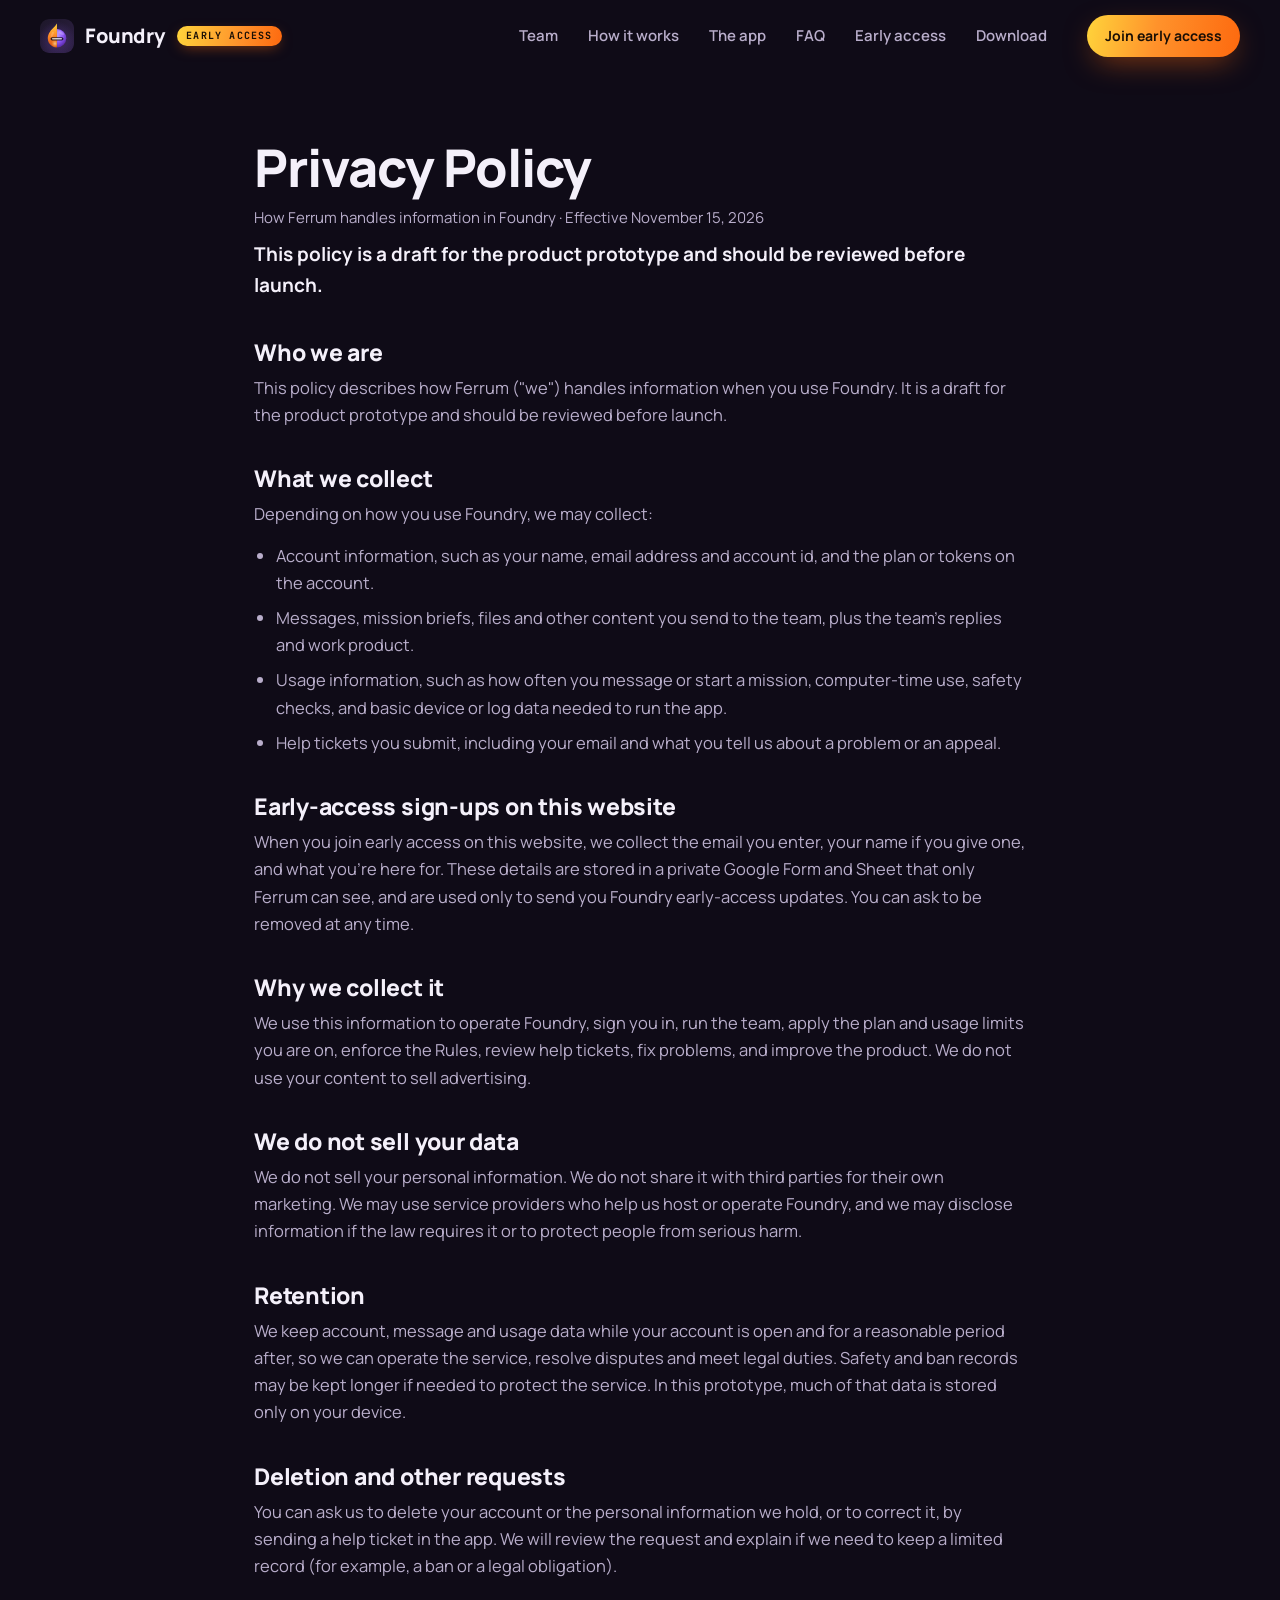
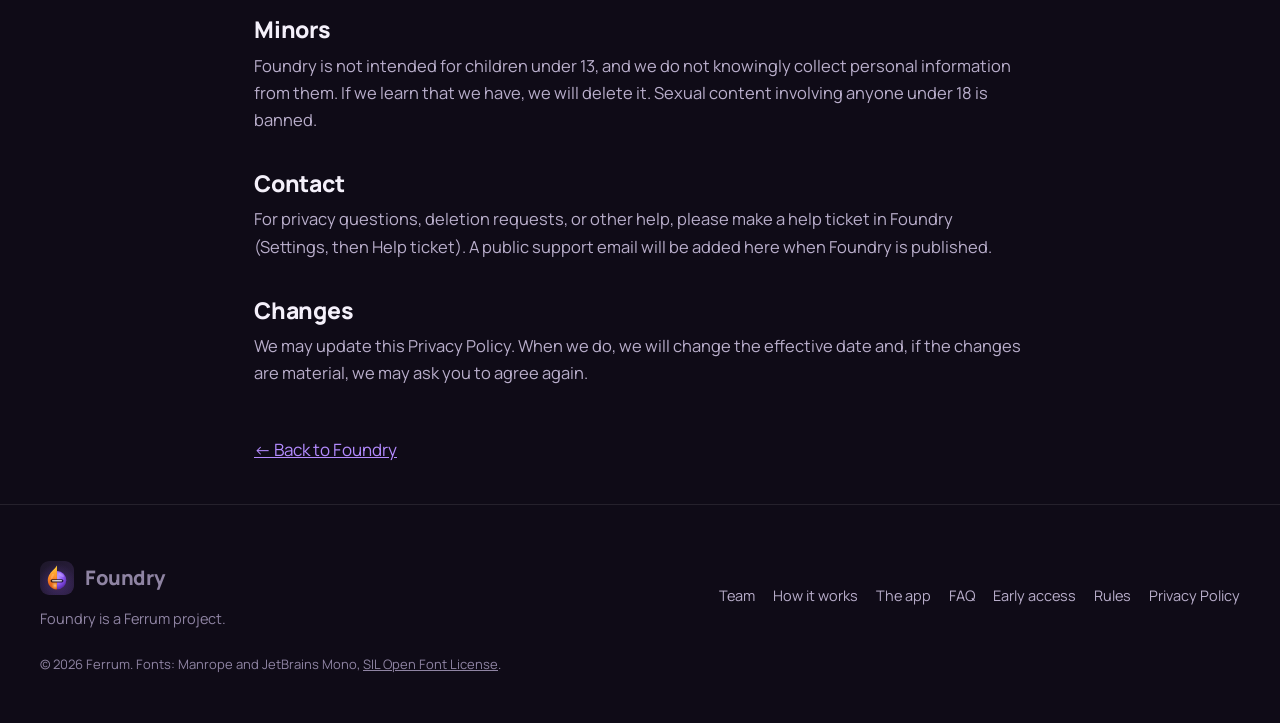
<file: privacy.html>
<!doctype html>
<html lang="en">
<head>
<meta charset="utf-8">
<meta name="viewport" content="width=device-width, initial-scale=1, viewport-fit=cover">
<title>Privacy Policy — Foundry by Ferrum</title>
<meta name="description" content="The Foundry Privacy Policy — how Ferrum handles information in Foundry.">
<meta name="theme-color" content="#0F0B17">
<link rel="icon" href="assets/foundry-icon.svg" type="image/svg+xml">
<link rel="apple-touch-icon" href="assets/apple-touch-icon.png">
<link rel="preload" href="assets/fonts/Manrope.woff2" as="font" type="font/woff2" crossorigin>
<link rel="stylesheet" href="css/site.css">
<style>
.doc{max-width:820px;margin:0 auto;padding:140px 24px 40px}
.doc h1{font-size:clamp(34px,5vw,52px);line-height:1.08;letter-spacing:-.02em;margin:0 0 10px}
.doc .meta{color:var(--muted);font-size:15px;margin:0 0 8px}
.doc .sub{color:var(--text);font-size:19px;font-weight:700;margin:0 0 34px}
.doc h2{font-size:23px;margin:38px 0 10px;letter-spacing:-.01em}
.doc p{color:var(--muted);font-size:16.5px;line-height:1.65;margin:0 0 14px}
.doc ul{color:var(--muted);font-size:16.5px;line-height:1.65;margin:0 0 14px;padding-left:22px}
.doc li{margin-bottom:8px}
.doc a{color:var(--violet-2)}
.doc .back{display:inline-block;margin-top:36px}
</style>
</head>
<body>
<a class="skip" href="#main">Skip to content</a>
<header class="nav" id="nav">
  <div class="wrap nav__in">
    <a class="brand" href="index.html" aria-label="Foundry home"><img src="assets/foundry-icon.svg" alt="" width="34" height="34">Foundry<span class="ea-pill">Early Access</span></a>
    <ul class="nav__links" id="navlinks">
      <li><a href="index.html#team">Team</a></li>
      <li><a href="index.html#how">How it works</a></li>
      <li><a href="index.html#app">The app</a></li>
      <li><a href="index.html#faq">FAQ</a></li>
      <li><a href="index.html#early-access">Early access</a></li>
      <li><a href="index.html#download">Download</a></li>
    </ul>
    <a class="btn btn--primary btn--sm" href="index.html#early-access">Join early access</a>
    <button class="nav__menu" id="menu" aria-label="Open menu" aria-expanded="false" aria-controls="navlinks"><span></span><span></span><span></span></button>
  </div>
</header>
<main id="main">
<article class="doc">
<h1>Privacy Policy</h1>
<p class="meta">How Ferrum handles information in Foundry &middot; Effective November 15, 2026</p>
<p class="sub">This policy is a draft for the product prototype and should be reviewed before launch.</p>

<h2>Who we are</h2>
<p>This policy describes how Ferrum ("we") handles information when you use Foundry. It is a draft for the product prototype and should be reviewed before launch.</p>

<h2>What we collect</h2>
<p>Depending on how you use Foundry, we may collect:</p>
<ul>
<li>Account information, such as your name, email address and account id, and the plan or tokens on the account.</li>
<li>Messages, mission briefs, files and other content you send to the team, plus the team's replies and work product.</li>
<li>Usage information, such as how often you message or start a mission, computer-time use, safety checks, and basic device or log data needed to run the app.</li>
<li>Help tickets you submit, including your email and what you tell us about a problem or an appeal.</li>
</ul>

<h2>Early-access sign-ups on this website</h2>
<p>When you join early access on this website, we collect the email you enter, your name if you give one, and what you're here for. These details are stored in a private Google Form and Sheet that only Ferrum can see, and are used only to send you Foundry early-access updates. You can ask to be removed at any time.</p>

<h2>Why we collect it</h2>
<p>We use this information to operate Foundry, sign you in, run the team, apply the plan and usage limits you are on, enforce the Rules, review help tickets, fix problems, and improve the product. We do not use your content to sell advertising.</p>

<h2>We do not sell your data</h2>
<p>We do not sell your personal information. We do not share it with third parties for their own marketing. We may use service providers who help us host or operate Foundry, and we may disclose information if the law requires it or to protect people from serious harm.</p>

<h2>Retention</h2>
<p>We keep account, message and usage data while your account is open and for a reasonable period after, so we can operate the service, resolve disputes and meet legal duties. Safety and ban records may be kept longer if needed to protect the service. In this prototype, much of that data is stored only on your device.</p>

<h2>Deletion and other requests</h2>
<p>You can ask us to delete your account or the personal information we hold, or to correct it, by sending a help ticket in the app. We will review the request and explain if we need to keep a limited record (for example, a ban or a legal obligation).</p>

<h2>Minors</h2>
<p>Foundry is not intended for children under 13, and we do not knowingly collect personal information from them. If we learn that we have, we will delete it. Sexual content involving anyone under 18 is banned.</p>

<h2>Contact</h2>
<p>For privacy questions, deletion requests, or other help, please make a help ticket in Foundry (Settings, then Help ticket). A public support email will be added here when Foundry is published.</p>

<h2>Changes</h2>
<p>We may update this Privacy Policy. When we do, we will change the effective date and, if the changes are material, we may ask you to agree again.</p>
<a class="back" href="index.html">&larr; Back to Foundry</a>
</article>
</main>
<footer>
  <div class="wrap foot">
    <div><a class="brand" href="index.html"><img src="assets/foundry-icon.svg" alt="" width="34" height="34">Foundry</a><p style="margin-top:12px">Foundry is a Ferrum project.</p></div>
    <nav aria-label="Footer"><a href="index.html#team">Team</a><a href="index.html#how">How it works</a><a href="index.html#app">The app</a><a href="index.html#faq">FAQ</a><a href="index.html#early-access">Early access</a><a href="rules.html">Rules</a><a href="privacy.html">Privacy Policy</a></nav>
    <p style="width:100%;font-size:13px">&copy; 2026 Ferrum. Fonts: Manrope and JetBrains Mono, <a href="assets/fonts/OFL.txt">SIL Open Font License</a>.</p>
  </div>
</footer>
<script src="js/site.js" defer></script>
</body>
</html>
</file>
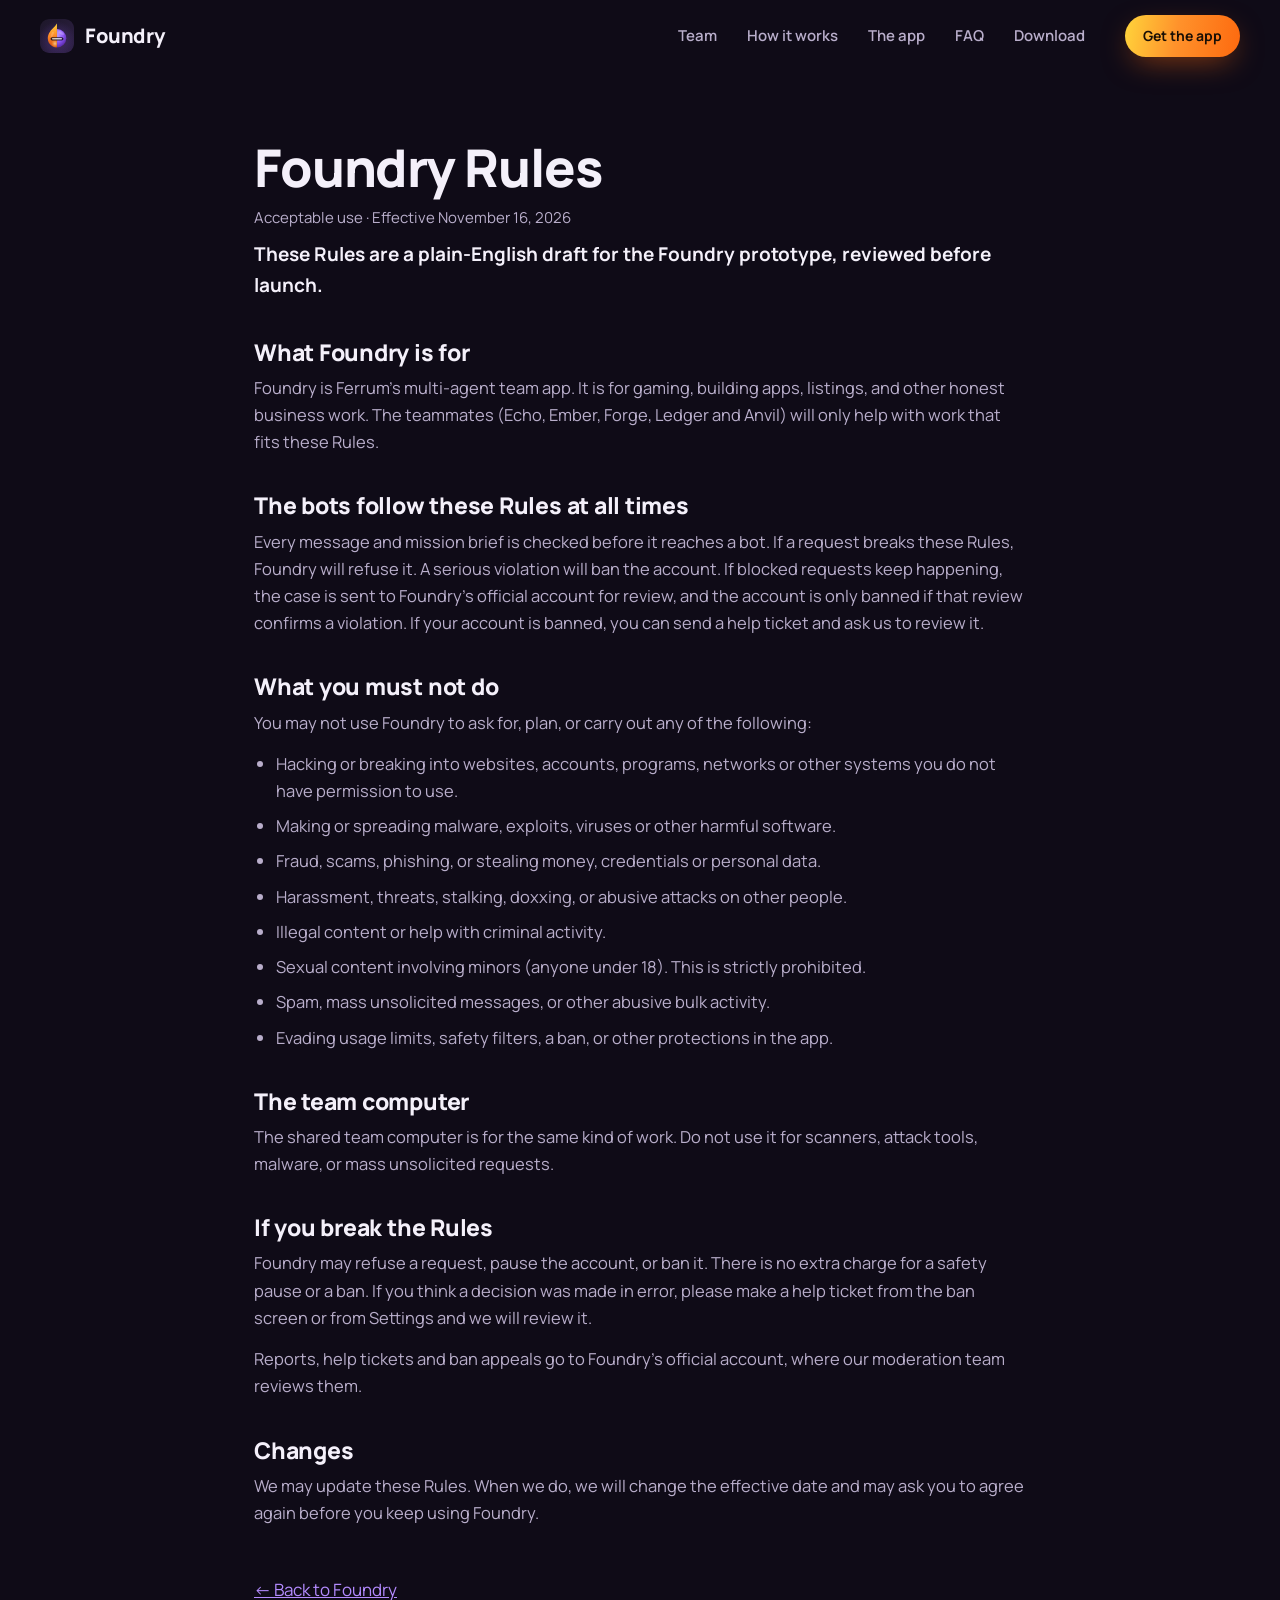
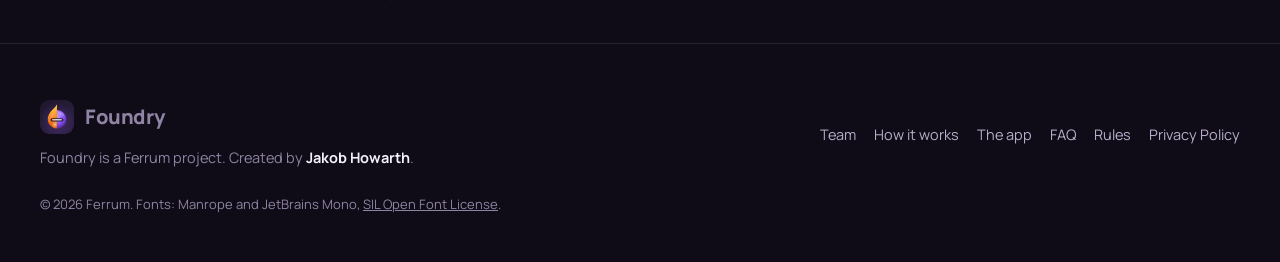
<file: rules.html>
<!doctype html>
<html lang="en">
<head>
<meta charset="utf-8">
<meta name="viewport" content="width=device-width, initial-scale=1, viewport-fit=cover">
<title>Rules — Foundry by Ferrum</title>
<meta name="description" content="The Foundry Rules — acceptable use for Ferrum's five-AI team app.">
<meta name="theme-color" content="#0F0B17">
<link rel="icon" href="assets/foundry-icon.svg" type="image/svg+xml">
<link rel="apple-touch-icon" href="assets/apple-touch-icon.png">
<link rel="preload" href="assets/fonts/Manrope.woff2" as="font" type="font/woff2" crossorigin>
<link rel="stylesheet" href="css/site.css">
<style>
.doc{max-width:820px;margin:0 auto;padding:140px 24px 40px}
.doc h1{font-size:clamp(34px,5vw,52px);line-height:1.08;letter-spacing:-.02em;margin:0 0 10px}
.doc .meta{color:var(--muted);font-size:15px;margin:0 0 8px}
.doc .sub{color:var(--text);font-size:19px;font-weight:700;margin:0 0 34px}
.doc h2{font-size:23px;margin:38px 0 10px;letter-spacing:-.01em}
.doc p{color:var(--muted);font-size:16.5px;line-height:1.65;margin:0 0 14px}
.doc ul{color:var(--muted);font-size:16.5px;line-height:1.65;margin:0 0 14px;padding-left:22px}
.doc li{margin-bottom:8px}
.doc a{color:var(--violet-2)}
.doc .back{display:inline-block;margin-top:36px}
</style>
</head>
<body>
<a class="skip" href="#main">Skip to content</a>
<header class="nav" id="nav">
  <div class="wrap nav__in">
    <a class="brand" href="index.html" aria-label="Foundry home"><img src="assets/foundry-icon.svg" alt="" width="34" height="34">Foundry</a>
    <ul class="nav__links" id="navlinks">
      <li><a href="index.html#team">Team</a></li>
      <li><a href="index.html#how">How it works</a></li>
      <li><a href="index.html#app">The app</a></li>
      <li><a href="index.html#faq">FAQ</a></li>
      <li><a href="index.html#download">Download</a></li>
    </ul>
    <a class="btn btn--primary btn--sm" href="index.html#download">Get the app</a>
    <button class="nav__menu" id="menu" aria-label="Open menu" aria-expanded="false" aria-controls="navlinks"><span></span><span></span><span></span></button>
  </div>
</header>
<main id="main">
<article class="doc">

<h1>Foundry Rules</h1>
<p class="meta">Acceptable use &middot; Effective November 16, 2026</p>
<p class="sub">These Rules are a plain-English draft for the Foundry prototype, reviewed before launch.</p>

<h2>What Foundry is for</h2>
<p>Foundry is Ferrum's multi-agent team app. It is for gaming, building apps, listings, and other honest business work. The teammates (Echo, Ember, Forge, Ledger and Anvil) will only help with work that fits these Rules.</p>

<h2>The bots follow these Rules at all times</h2>
<p>Every message and mission brief is checked before it reaches a bot. If a request breaks these Rules, Foundry will refuse it. A serious violation will ban the account. If blocked requests keep happening, the case is sent to Foundry's official account for review, and the account is only banned if that review confirms a violation. If your account is banned, you can send a help ticket and ask us to review it.</p>

<h2>What you must not do</h2>
<p>You may not use Foundry to ask for, plan, or carry out any of the following:</p>
<ul>
<li>Hacking or breaking into websites, accounts, programs, networks or other systems you do not have permission to use.</li>
<li>Making or spreading malware, exploits, viruses or other harmful software.</li>
<li>Fraud, scams, phishing, or stealing money, credentials or personal data.</li>
<li>Harassment, threats, stalking, doxxing, or abusive attacks on other people.</li>
<li>Illegal content or help with criminal activity.</li>
<li>Sexual content involving minors (anyone under 18). This is strictly prohibited.</li>
<li>Spam, mass unsolicited messages, or other abusive bulk activity.</li>
<li>Evading usage limits, safety filters, a ban, or other protections in the app.</li>
</ul>

<h2>The team computer</h2>
<p>The shared team computer is for the same kind of work. Do not use it for scanners, attack tools, malware, or mass unsolicited requests.</p>

<h2>If you break the Rules</h2>
<p>Foundry may refuse a request, pause the account, or ban it. There is no extra charge for a safety pause or a ban. If you think a decision was made in error, please make a help ticket from the ban screen or from Settings and we will review it.</p>
<p>Reports, help tickets and ban appeals go to Foundry's official account, where our moderation team reviews them.</p>

<h2>Changes</h2>
<p>We may update these Rules. When we do, we will change the effective date and may ask you to agree again before you keep using Foundry.</p>

<a class="back" href="index.html">&larr; Back to Foundry</a>
</article>
</main>
<footer>
  <div class="wrap foot">
    <div><a class="brand" href="index.html"><img src="assets/foundry-icon.svg" alt="" width="34" height="34">Foundry</a><p style="margin-top:12px">Foundry is a Ferrum project. Created by <b>Jakob Howarth</b>.</p></div>
    <nav aria-label="Footer"><a href="index.html#team">Team</a><a href="index.html#how">How it works</a><a href="index.html#app">The app</a><a href="index.html#faq">FAQ</a><a href="rules.html">Rules</a><a href="privacy.html">Privacy Policy</a></nav>
    <p style="width:100%;font-size:13px">&copy; 2026 Ferrum. Fonts: Manrope and JetBrains Mono, <a href="assets/fonts/OFL.txt">SIL Open Font License</a>.</p>
  </div>
</footer>
<script src="js/site.js" defer></script>
</body>
</html>
</file>
<file: css/site.css>
/* Foundry site v3 — Ferrum. Original styles, no external resources. */
@font-face{font-family:"Manrope";src:url("../assets/fonts/Manrope.woff2") format("woff2");font-weight:200 800;font-display:swap}
@font-face{font-family:"JetBrains Mono";src:url("../assets/fonts/JetBrainsMono.woff2") format("woff2");font-weight:100 800;font-display:swap}
:root{
  --ink:#0F0B17;--ink-2:#161021;--ink-3:#1E1630;--line:rgba(255,255,255,.09);--line-2:rgba(255,255,255,.16);
  --text:#F4F0FA;--muted:#B9AECB;--dim:#8F84A3;
  --violet:#8F59F9;--violet-2:#B48BFF;--ember:#FD690F;--ember-2:#FF922B;--gold:#FFD43B;--blue:#1E86FC;--teal:#13B7A2;--iron:#7E8898;
  --radius:22px;--radius-sm:14px;
  --sans:"Manrope",ui-sans-serif,system-ui,-apple-system,"Segoe UI",Roboto,Helvetica,Arial,sans-serif;
  --mono:"JetBrains Mono",ui-monospace,SFMono-Regular,Menlo,Consolas,monospace;
  --ease:cubic-bezier(.2,.7,.2,1);
  --shadow:0 30px 80px -30px rgba(0,0,0,.65),0 10px 30px -12px rgba(0,0,0,.5);
}
*,*::before,*::after{box-sizing:border-box}
html{scroll-behavior:smooth;scroll-padding-top:84px;-webkit-text-size-adjust:100%}
body{margin:0;background:var(--ink);color:var(--text);font-family:var(--sans);font-size:17px;line-height:1.6;-webkit-font-smoothing:antialiased;overflow-x:hidden}
img,svg{display:block;max-width:100%}
main{overflow-x:clip}
a{color:inherit}
:focus-visible{outline:2px solid var(--gold);outline-offset:3px;border-radius:8px}
.skip{position:absolute;left:-999px;top:8px;z-index:100;background:var(--gold);color:#140F1F;padding:8px 14px;border-radius:10px;font-weight:700}
.skip:focus{left:12px}
.wrap{width:min(1200px,100% - 48px);margin-inline:auto}
.mono{font-family:var(--mono);letter-spacing:.08em;text-transform:uppercase;font-size:12px}
.eyebrow{display:inline-flex;align-items:center;gap:10px;color:var(--ember-2);font-family:var(--mono);font-size:12px;letter-spacing:.14em;text-transform:uppercase;font-weight:700}
.eyebrow::before{content:"";width:22px;height:2px;border-radius:2px;background:linear-gradient(90deg,var(--ember),var(--gold))}
h1,h2,h3{line-height:1.05;letter-spacing:-.03em;margin:0;font-weight:800}
h2{font-size:clamp(36px,5.2vw,64px)}
h3{font-size:22px;letter-spacing:-.015em}
p{margin:0}
.lead{color:var(--muted);font-size:clamp(17px,1.5vw,19px);max-width:62ch}
.grad{background:linear-gradient(100deg,var(--gold) 0%,var(--ember-2) 30%,var(--violet-2) 75%);-webkit-background-clip:text;background-clip:text;color:transparent}
section{position:relative;padding:clamp(80px,11vw,140px) 0}
.sec-head{display:grid;gap:18px;margin-bottom:56px;max-width:760px}

/* ---------- nav ---------- */
.nav{position:fixed;inset:0 0 auto 0;z-index:50;transition:background .3s,border-color .3s,backdrop-filter .3s;border-bottom:1px solid transparent}
.nav.is-stuck{background:rgba(15,11,23,.62);-webkit-backdrop-filter:blur(16px) saturate(1.4);backdrop-filter:blur(16px) saturate(1.4);border-color:var(--line)}
.nav__in{display:flex;align-items:center;gap:28px;height:72px}
.brand{display:flex;align-items:center;gap:11px;text-decoration:none;font-weight:800;font-size:20px;letter-spacing:-.02em;flex:none}
.brand img{width:34px;height:34px;border-radius:9px}
.nav__links{display:flex;gap:6px;margin-left:auto;list-style:none;padding:0;margin-block:0}
.nav__links a{display:block;text-decoration:none;color:var(--muted);font-weight:600;font-size:15px;padding:8px 12px;border-radius:10px;transition:color .2s,background .2s}
.nav__links a:hover,.nav__links a.is-active{color:var(--text);background:rgba(255,255,255,.06)}
.nav__menu{display:none;margin-left:auto;background:none;border:1px solid var(--line-2);color:var(--text);border-radius:12px;width:44px;height:44px;cursor:pointer}
.nav__menu span{display:block;width:18px;height:2px;background:currentColor;margin:4px auto;border-radius:2px;transition:transform .3s,opacity .3s}
.nav.is-open .nav__menu span:nth-child(1){transform:translateY(6px) rotate(45deg)}
.nav.is-open .nav__menu span:nth-child(2){opacity:0}
.nav.is-open .nav__menu span:nth-child(3){transform:translateY(-6px) rotate(-45deg)}

/* ---------- buttons ---------- */
.btn{--bg:rgba(255,255,255,.06);position:relative;display:inline-flex;align-items:center;gap:10px;padding:14px 22px;border-radius:999px;font-weight:700;font-size:16px;text-decoration:none;border:1px solid var(--line-2);background:var(--bg);color:var(--text);cursor:pointer;transition:transform .25s var(--ease),box-shadow .25s,background .25s;isolation:isolate;overflow:hidden;font-family:inherit}
.btn svg{width:18px;height:18px;flex:none}
.btn:hover{transform:translateY(-2px);background:rgba(255,255,255,.1)}
.btn--primary{border:0;color:#1A0F05;background:linear-gradient(100deg,var(--gold),var(--ember-2) 45%,var(--ember));box-shadow:0 10px 30px -8px rgba(253,105,15,.55)}
.btn--primary::after{content:"";position:absolute;inset:0;z-index:-1;background:linear-gradient(110deg,transparent 30%,rgba(255,255,255,.55) 50%,transparent 70%);transform:translateX(-120%);transition:transform .7s var(--ease)}
.btn--primary:hover{background:linear-gradient(100deg,var(--gold),var(--ember-2) 45%,var(--ember));box-shadow:0 16px 40px -10px rgba(253,105,15,.7)}
.btn--primary:hover::after{transform:translateX(120%)}
.btn--sm{padding:10px 18px;font-size:14px}

/* ---------- hero ---------- */
.hero{min-height:100svh;padding:120px 0 80px;display:flex;align-items:center;overflow:hidden}
#forge{position:absolute;inset:0;width:100%;height:100%;z-index:0;-webkit-mask-image:linear-gradient(90deg,rgba(0,0,0,.35) 0%,rgba(0,0,0,.5) 35%,#000 60%);mask-image:linear-gradient(90deg,rgba(0,0,0,.35) 0%,rgba(0,0,0,.5) 35%,#000 60%)}
.mesh{position:absolute;inset:-20%;z-index:0;filter:blur(70px);opacity:.75;pointer-events:none}
.mesh i{position:absolute;border-radius:50%;mix-blend-mode:screen;animation:drift 18s ease-in-out infinite alternate}
.mesh i:nth-child(1){width:46vw;height:46vw;left:48%;top:8%;background:radial-gradient(circle,rgba(143,89,249,.55),transparent 65%)}
.mesh i:nth-child(2){width:38vw;height:38vw;left:62%;top:42%;background:radial-gradient(circle,rgba(253,105,15,.45),transparent 65%);animation-duration:22s;animation-delay:-6s}
.mesh i:nth-child(3){width:34vw;height:34vw;left:5%;top:55%;background:radial-gradient(circle,rgba(30,134,252,.22),transparent 65%);animation-duration:26s;animation-delay:-11s}
@keyframes drift{0%{transform:translate(0,0) scale(1)}50%{transform:translate(-6%,4%) scale(1.12)}100%{transform:translate(5%,-5%) scale(.95)}}
.hero::after{content:"";position:absolute;inset:auto 0 0 0;height:200px;background:linear-gradient(180deg,transparent,var(--ink));z-index:1;pointer-events:none}
.grid-floor{position:absolute;inset:auto -10% -8% -10%;height:46%;z-index:0;opacity:.32;background-image:linear-gradient(rgba(255,255,255,.08) 1px,transparent 1px),linear-gradient(90deg,rgba(255,255,255,.08) 1px,transparent 1px);background-size:64px 64px;transform:perspective(700px) rotateX(62deg);transform-origin:50% 100%;-webkit-mask-image:linear-gradient(180deg,transparent,#000 60%);mask-image:linear-gradient(180deg,transparent,#000 60%)}
.hero__in{position:relative;z-index:2;display:grid;grid-template-columns:1.05fr .95fr;gap:48px;align-items:center}
.hero h1{font-size:clamp(56px,9vw,128px);letter-spacing:-.05em;line-height:.92;margin:22px 0 26px}
.hero h1 .w{display:inline-block;overflow:hidden;vertical-align:bottom;padding-bottom:.06em}
.hero h1 .w>span{display:inline-block;transform:translateY(105%);transition:transform 1s var(--ease)}
.is-ready .hero h1 .w>span{transform:none}
.hero h1 .w:nth-child(2)>span{transition-delay:.12s}.hero h1 .w:nth-child(3)>span{transition-delay:.24s}
.hero .lead{margin-bottom:34px}
.hero__cta{display:flex;gap:14px;flex-wrap:wrap}
.hero__meta{margin-top:20px;color:var(--dim);font-size:14px}
.fade-up{opacity:0;transform:translateY(18px);transition:opacity .9s var(--ease),transform .9s var(--ease)}
.is-ready .fade-up{opacity:1;transform:none}
.d1{transition-delay:.35s!important}.d2{transition-delay:.5s!important}.d3{transition-delay:.65s!important}.d4{transition-delay:.8s!important}

.stage{position:relative;aspect-ratio:1/1;max-width:560px;width:100%;justify-self:center}
.stage__icon{position:absolute;inset:18%;animation:float 7s ease-in-out infinite}
.stage__icon img{width:100%;height:100%;border-radius:22%;box-shadow:0 40px 120px -30px rgba(253,105,15,.55),0 30px 80px -20px rgba(143,89,249,.6)}
.stage__icon::before{content:"";position:absolute;inset:-14%;border-radius:50%;background:conic-gradient(from 0deg,transparent,rgba(255,146,43,.55),transparent 35%,rgba(143,89,249,.55),transparent 70%);filter:blur(28px);animation:spin 14s linear infinite;z-index:-1}
.stage__ring{position:absolute;inset:4%;border-radius:50%;border:1px dashed rgba(255,255,255,.14);animation:spin 60s linear infinite}
.stage__ring--2{inset:-4%;border-style:solid;border-color:rgba(255,255,255,.06);animation-duration:90s;animation-direction:reverse}
.orbit{position:absolute;inset:0;animation:spin 40s linear infinite}
.orbit .sat{position:absolute;width:58px;height:58px;margin:-29px;border-radius:18px;background:rgba(22,16,33,.78);border:1px solid var(--line-2);display:grid;place-items:center;-webkit-backdrop-filter:blur(8px);backdrop-filter:blur(8px);animation:spin 40s linear infinite reverse;box-shadow:var(--shadow)}
.orbit .sat svg{width:40px;height:40px}
@keyframes spin{to{transform:rotate(360deg)}}
@keyframes float{0%,100%{transform:translateY(0) rotate(-1.5deg)}50%{transform:translateY(-16px) rotate(1.5deg)}}
.chip{position:absolute;z-index:3;background:rgba(22,16,33,.82);border:1px solid var(--line-2);border-radius:16px;padding:12px 14px;-webkit-backdrop-filter:blur(12px);backdrop-filter:blur(12px);box-shadow:var(--shadow);font-size:14px;line-height:1.35}
.chip small{display:block;color:var(--dim);font-family:var(--mono);font-size:10.5px;letter-spacing:.1em;text-transform:uppercase;margin-bottom:4px}
.chip--a{left:-4%;top:12%;animation:float 8s ease-in-out infinite -2s}
.chip--b{right:-6%;bottom:14%;max-width:250px;animation:float 9s ease-in-out infinite -4s}
.chip--b .row{display:flex;gap:8px;margin-top:10px}
.chip--b .row span{flex:1;text-align:center;padding:7px 0;border-radius:10px;font-weight:700;font-size:13px;background:rgba(255,255,255,.08)}
.chip--b .row span:first-child{background:var(--violet);color:#fff}
.dot{display:inline-block;width:8px;height:8px;border-radius:50%;background:#2BD07A;box-shadow:0 0 0 0 rgba(43,208,122,.6);animation:ping 2s infinite;margin-right:6px;vertical-align:middle}
.dot--ember{background:var(--ember-2);box-shadow:0 0 0 0 rgba(255,146,43,.6)}
@keyframes ping{70%{box-shadow:0 0 0 8px rgba(43,208,122,0)}100%{box-shadow:0 0 0 0 rgba(43,208,122,0)}}
.scroll-cue{position:absolute;left:50%;bottom:28px;z-index:3;transform:translateX(-50%);color:var(--dim);display:flex;flex-direction:column;align-items:center;gap:8px;font-size:11px}
.scroll-cue i{width:22px;height:34px;border:1.5px solid var(--line-2);border-radius:12px;position:relative}
.scroll-cue i::after{content:"";position:absolute;left:50%;top:7px;width:3px;height:7px;margin-left:-1.5px;border-radius:2px;background:var(--ember-2);animation:cue 1.8s ease-in-out infinite}
@keyframes cue{0%{opacity:0;transform:translateY(0)}30%{opacity:1}100%{opacity:0;transform:translateY(10px)}}

/* ---------- ticker ---------- */
.ticker{border-block:1px solid var(--line);background:var(--ink-2);overflow:hidden;padding:18px 0;position:relative;z-index:2}
.ticker__track{display:flex;gap:44px;width:max-content;animation:marquee 34s linear infinite;font-weight:700;font-size:18px;white-space:nowrap}
.ticker__track span{display:flex;align-items:center;gap:12px;color:var(--muted)}
.ticker__track b{color:var(--text)}
.ticker__track svg{width:26px;height:26px}
.ticker__track .sep{color:var(--ember-2)}
@keyframes marquee{to{transform:translateX(-50%)}}

/* ---------- reveal ---------- */
.reveal{opacity:0;transform:translateY(34px);transition:opacity .9s var(--ease),transform .9s var(--ease);transition-delay:calc(var(--i,0) * 90ms)}
.reveal.is-in{opacity:1;transform:none}

/* ---------- features ---------- */
.features{display:grid;grid-template-columns:1.1fr .9fr;gap:56px;align-items:center}
.fgrid{display:grid;grid-template-columns:1fr 1fr;gap:16px;margin-top:40px}
.fcard{padding:22px;border-radius:var(--radius-sm);background:linear-gradient(180deg,rgba(255,255,255,.05),rgba(255,255,255,.02));border:1px solid var(--line);transition:border-color .3s,transform .3s var(--ease)}
.fcard:hover{border-color:var(--line-2);transform:translateY(-3px)}
.fcard .ic{width:40px;height:40px;border-radius:12px;display:grid;place-items:center;margin-bottom:14px;background:rgba(255,146,43,.12);color:var(--ember-2)}
.fcard .ic svg{width:21px;height:21px}
.fcard h3{font-size:18px;margin-bottom:6px}
.fcard p{color:var(--muted);font-size:15px}
.bench{margin-top:18px;padding:16px 20px;border-radius:var(--radius-sm);border:1px dashed var(--line-2);color:var(--muted);font-size:15px}
.bench b{color:var(--text)}
.idcard{position:relative;padding:28px;border-radius:28px;background:linear-gradient(160deg,#241a3a,#161021 60%);border:1px solid var(--line-2);box-shadow:var(--shadow);transform:rotate(2deg);transition:transform .6s var(--ease)}
.idcard:hover{transform:rotate(0) translateY(-6px)}
.idcard::before{content:"";position:absolute;left:50%;top:-46px;width:2px;height:46px;background:linear-gradient(var(--line-2),transparent);transform:translateX(-50%)}
.idcard__top{display:flex;justify-content:space-between;align-items:center;margin-bottom:22px;color:var(--dim)}
.idcard__who{display:flex;gap:18px;align-items:center;margin-bottom:22px}
.idcard__who .av{width:84px;height:84px}
.idcard__who h3{font-size:32px}
.idcard__who p{color:var(--violet-2);font-weight:700}
.idcard dl{display:grid;grid-template-columns:auto 1fr;gap:10px 18px;margin:0;font-size:14.5px}
.idcard dt{color:var(--dim);font-family:var(--mono);font-size:11px;letter-spacing:.1em;text-transform:uppercase;padding-top:3px}
.idcard dd{margin:0;color:var(--text)}
.idcard__foot{margin-top:22px;padding-top:16px;border-top:1px dashed var(--line-2);display:flex;justify-content:space-between;align-items:center;font-size:13px;color:var(--muted)}
.barcode{height:26px;width:120px;background:repeating-linear-gradient(90deg,var(--muted) 0 2px,transparent 2px 4px,var(--muted) 4px 5px,transparent 5px 9px);opacity:.5;border-radius:2px}

/* ---------- avatars (Ferrum originals from the app) ---------- */
.av{display:block;width:64px;height:64px;filter:drop-shadow(0 10px 22px color-mix(in srgb,var(--glow,#8F59F9) 45%,transparent))}
.av .fa-body,.av .fa-eye,.av .fa-flame,.av .fa-coin,.av .fa-ember,.av .fa-sweep,.av .fa-core{transform-box:fill-box;transform-origin:center}
.av .fa-gear{transform-box:view-box;transform-origin:50px 50px;animation:fa-spin 18s linear infinite}
.av .fa-body{animation:fa-breathe 4.2s ease-in-out infinite}
.av .fa-eye{animation:fa-blink 6.2s ease-in-out infinite}
.av .fa-sweep{opacity:0;animation:fa-sweep 7s ease-in-out infinite}
.av .fa-core{animation:fa-core 2.8s ease-in-out infinite}
.av .fa-flame{transform-origin:50% 100%;animation:fa-flicker 2.2s ease-in-out infinite}
.av .fa-spark{animation:fa-orbit 5.5s linear infinite}
.av .fa-coin{animation:fa-tick 4.4s ease-in-out infinite}
.av .fa-ember{opacity:0;animation:fa-rise 3.2s ease-out infinite}
.av .fa-ember--2{animation-delay:-1.5s}
.av--ember .fa-eye{animation-delay:-1.6s}.av--forge .fa-eye{animation-delay:-3.1s}.av--ledger .fa-eye{animation-delay:-4.3s}.av--anvil .fa-eye{animation-delay:-2.4s}
.av--ember .fa-sweep{animation-delay:-2.2s}.av--forge .fa-sweep{animation-delay:-4.4s}.av--ledger .fa-sweep{animation-delay:-1.1s}.av--anvil .fa-sweep{animation-delay:-5.6s}
.av--echo .fa-body{animation-delay:-.7s}.av--forge .fa-body{animation-delay:-1.9s}.av--ledger .fa-body{animation-delay:-2.8s}.av--anvil .fa-body{animation-delay:-3.5s}
.is-busy .av .fa-body{animation-duration:1.7s}.is-busy .av .fa-sweep{animation:fa-sweep-busy 1.3s ease-in-out infinite}.is-busy .av .fa-gear{animation-duration:4s}.is-busy .av :is(.fa-core,.fa-flame){animation-duration:.9s}
@keyframes fa-breathe{0%,100%{transform:scale(1)}50%{transform:scale(1.04)}}
@keyframes fa-blink{0%,92%,100%{transform:scaleY(1)}94.5%{transform:scaleY(.12)}97%{transform:scaleY(1)}}
@keyframes fa-sweep{0%,58%{opacity:0;transform:translateX(0)}62%{opacity:1}80%{opacity:1;transform:translateX(var(--fa-sw))}84%,100%{opacity:0;transform:translateX(var(--fa-sw))}}
@keyframes fa-sweep-busy{0%{opacity:0;transform:translateX(0)}12%{opacity:1}80%{opacity:1;transform:translateX(var(--fa-sw))}100%{opacity:0;transform:translateX(var(--fa-sw))}}
@keyframes fa-core{0%,100%{opacity:.72}50%{opacity:1}}
@keyframes fa-flicker{0%,100%{transform:scaleY(1) skewX(0)}30%{transform:scaleY(1.035) skewX(-2deg)}65%{transform:scaleY(.985) skewX(1.6deg)}}
@keyframes fa-spin{to{transform:rotate(360deg)}}
@keyframes fa-orbit{to{stroke-dashoffset:-100}}
@keyframes fa-tick{0%,70%,100%{transform:translateY(0)}78%{transform:translateY(-3.5px)}86%{transform:translateY(.6px)}}
@keyframes fa-rise{0%{opacity:0;transform:translateY(4px)}25%{opacity:1}100%{opacity:0;transform:translateY(-12px)}}

/* ---------- team ---------- */
.team{display:grid;grid-template-columns:repeat(5,1fr);gap:16px;perspective:1200px}
.tcard{--glow:#8F59F9;position:relative;padding:26px 22px 24px;border-radius:var(--radius);background:linear-gradient(180deg,color-mix(in srgb,var(--glow) 16%,var(--ink-2)),var(--ink-2) 70%);border:1px solid var(--line);transform-style:preserve-3d;transition:transform .5s var(--ease),border-color .3s,box-shadow .5s;cursor:default;overflow:hidden}
.tcard::after{content:"";position:absolute;inset:0;border-radius:inherit;pointer-events:none;background:radial-gradient(420px circle at var(--mx,50%) var(--my,0%),color-mix(in srgb,var(--glow) 28%,transparent),transparent 45%);opacity:0;transition:opacity .4s}
.tcard:hover{border-color:color-mix(in srgb,var(--glow) 55%,transparent);box-shadow:0 30px 60px -28px color-mix(in srgb,var(--glow) 70%,transparent)}
.tcard:hover::after{opacity:1}
.tcard .av{width:92px;height:92px;margin-bottom:22px;transform:translateZ(40px)}
.tcard .role{font-family:var(--mono);font-size:11px;letter-spacing:.12em;text-transform:uppercase;color:color-mix(in srgb,var(--glow) 60%,#fff);font-weight:700}
.tcard h3{font-size:28px;margin:6px 0 10px;transform:translateZ(24px)}
.tcard p{color:var(--muted);font-size:14.5px;line-height:1.55}
.tcard ul{list-style:none;padding:0;margin:16px 0 0;display:grid;gap:7px;font-size:13.5px;color:var(--muted)}
.tcard li{display:flex;gap:8px}
.tcard li::before{content:"";flex:none;width:6px;height:6px;border-radius:50%;margin-top:8px;background:var(--glow)}
.tcard--host{grid-column:span 1}
.tcard .tag{position:absolute;top:18px;right:18px;font-family:var(--mono);font-size:10px;letter-spacing:.12em;padding:4px 8px;border-radius:999px;border:1px solid color-mix(in srgb,var(--glow) 50%,transparent);color:color-mix(in srgb,var(--glow) 55%,#fff)}

.channels{margin-top:72px;display:grid;grid-template-columns:.9fr 1.1fr;gap:56px;align-items:center}
.channels h2{font-size:clamp(34px,4.4vw,56px)}
.channels .lead{margin-top:18px}
.pills{display:flex;flex-wrap:wrap;gap:8px;margin-top:22px}
.pills span{padding:7px 14px;border-radius:999px;border:1px solid var(--line-2);font-size:13.5px;color:var(--muted);font-weight:600}
.stack{display:grid;gap:14px}
.msg{padding:18px 20px;border-radius:18px;background:var(--ink-2);border:1px solid var(--line);box-shadow:var(--shadow)}
.msg__h{display:flex;align-items:center;gap:10px;color:var(--dim);font-size:12px;font-family:var(--mono);letter-spacing:.08em;text-transform:uppercase;margin-bottom:10px}
.msg__h .av{width:28px;height:28px;filter:none}
.msg .you{display:block;margin-left:auto;width:fit-content;max-width:85%;background:var(--violet);color:#fff;padding:9px 14px;border-radius:16px 16px 4px 16px;font-size:15px;margin-bottom:8px}
.msg .bot{display:block;width:fit-content;max-width:90%;background:rgba(255,255,255,.07);padding:9px 14px;border-radius:16px 16px 16px 4px;font-size:15px}
.msg strong{display:block;margin-bottom:4px}
.msg p{color:var(--muted);font-size:15px}
.wave{display:flex;align-items:center;gap:3px;height:28px;margin:6px 0 10px}
.wave i{width:3px;border-radius:3px;background:linear-gradient(var(--gold),var(--ember));animation:wave 1.1s ease-in-out infinite;height:30%}
@keyframes wave{50%{height:100%}}
.msg:nth-child(2){margin-left:28px}.msg:nth-child(3){margin-left:56px}

/* ---------- clean room ---------- */
.compare{display:grid;grid-template-columns:1fr 1fr;gap:18px;margin-top:10px}
.col{padding:28px;border-radius:var(--radius);border:1px solid var(--line);background:var(--ink-2)}
.col h3{display:flex;align-items:center;gap:10px;font-size:18px;margin-bottom:18px}
.col ul{list-style:none;padding:0;margin:0;display:grid;gap:12px}
.col li{display:flex;gap:12px;align-items:flex-start;font-size:16px}
.col li svg{flex:none;width:20px;height:20px;margin-top:3px}
.col--them{color:var(--dim)}
.col--them li{text-decoration:line-through;text-decoration-color:rgba(255,255,255,.2)}
.col--us{background:linear-gradient(160deg,rgba(253,105,15,.14),rgba(143,89,249,.12) 70%),var(--ink-2);border-color:rgba(255,146,43,.35)}
.col--us li svg{color:var(--ember-2)}

/* ---------- mission timeline ---------- */
.mission{display:grid;grid-template-columns:1fr 1fr;gap:56px;align-items:start}
.steps{position:relative;list-style:none;margin:0;padding:0 0 0 54px;display:grid;gap:44px}
.steps::before{content:"";position:absolute;left:19px;top:10px;bottom:10px;width:2px;background:var(--line)}
.steps::after{content:"";position:absolute;left:19px;top:10px;width:2px;height:calc((100% - 20px) * var(--p,0));background:linear-gradient(var(--gold),var(--ember),var(--violet));border-radius:2px;transition:height .2s linear;box-shadow:0 0 14px rgba(255,146,43,.6)}
.step{position:relative;opacity:.4;transition:opacity .5s}
.step.is-on{opacity:1}
.step__n{position:absolute;left:-54px;top:0;width:40px;height:40px;border-radius:50%;display:grid;place-items:center;font-family:var(--mono);font-size:13px;font-weight:700;background:var(--ink);border:2px solid var(--line-2);transition:background .4s,border-color .4s,color .4s,box-shadow .4s}
.step.is-on .step__n{background:linear-gradient(135deg,var(--gold),var(--ember));border-color:transparent;color:#1A0F05;box-shadow:0 0 0 6px rgba(255,146,43,.15)}
.step h3{font-size:24px;margin-bottom:8px}
.step p{color:var(--muted)}
.console{position:sticky;top:110px;border-radius:var(--radius);background:#0B0812;border:1px solid var(--line-2);box-shadow:var(--shadow);overflow:hidden}
.console__bar{display:flex;align-items:center;gap:10px;padding:14px 18px;border-bottom:1px solid var(--line);font-family:var(--mono);font-size:12px;color:var(--dim)}
.console__bar b{color:var(--text);font-weight:700}
.console__bar .prog{margin-left:auto;width:120px;height:6px;border-radius:6px;background:rgba(255,255,255,.08);overflow:hidden}
.console__bar .prog i{display:block;height:100%;width:0;background:linear-gradient(90deg,var(--gold),var(--ember));transition:width .6s var(--ease)}
.log{list-style:none;margin:0;padding:12px 10px 16px;display:grid;gap:4px;min-height:430px}
.log li{display:flex;align-items:center;gap:12px;padding:10px;border-radius:12px;opacity:0;transform:translateX(-10px);transition:opacity .45s var(--ease),transform .45s var(--ease),background .4s}
.log li.is-in{opacity:1;transform:none}
.log li.is-now{background:rgba(255,255,255,.05)}
.log .av{width:34px;height:34px;flex:none;filter:none}
.log .t{flex:1;min-width:0;font-size:14.5px;line-height:1.35}
.log .t small{display:block;color:var(--dim);font-size:12px}
.log time{font-family:var(--mono);font-size:11px;color:var(--dim)}
.log .ok{width:20px;height:20px;flex:none;color:#2BD07A}
.log .approve{margin:4px 10px 0;padding:14px;border-radius:14px;border:1px solid rgba(255,146,43,.4);background:rgba(255,146,43,.08);display:block}
.log .approve .row{display:flex;gap:8px;margin-top:10px}
.log .approve .row span{padding:6px 14px;border-radius:10px;font-weight:700;font-size:13px;background:rgba(255,255,255,.08)}
.log .approve .row span:first-child{background:var(--violet);color:#fff}
.log .approve.is-ok .row span:first-child{background:#2BD07A;color:#062612}

/* ---------- app showcase ---------- */
.showcase{display:grid;grid-template-columns:1.35fr .65fr;gap:48px;align-items:center}
.devices{position:relative;padding:20px 0 60px}
.frame{position:relative;border-radius:18px;background:#1B1527;padding:10px;border:1px solid var(--line-2);box-shadow:0 50px 120px -40px rgba(143,89,249,.55),var(--shadow);will-change:transform}
.frame__bar{display:flex;gap:7px;padding:4px 6px 10px}
.frame__bar i{width:10px;height:10px;border-radius:50%;background:rgba(255,255,255,.16)}
.frame img{border-radius:10px;width:100%;height:auto}
.phone{position:absolute;right:-4%;bottom:0;width:27%;border-radius:34px;padding:8px;background:#0A0710;border:1px solid var(--line-2);box-shadow:0 40px 80px -24px rgba(0,0,0,.8),0 0 0 1px rgba(255,255,255,.04);will-change:transform}
.phone img{border-radius:27px;width:100%;height:auto}
.glow-under{position:absolute;inset:20% 10% -6% 10%;background:radial-gradient(closest-side,rgba(253,105,15,.35),transparent);filter:blur(40px);z-index:-1}
.flist{display:grid;gap:20px;margin-top:34px}
.flist div{padding-left:18px;border-left:2px solid var(--line-2);transition:border-color .3s}
.flist div:hover{border-color:var(--ember-2)}
.flist h3{font-size:17px;margin-bottom:4px}
.flist p{color:var(--muted);font-size:15px}

/* ---------- faq ---------- */
.faq{max-width:860px;margin-inline:auto}
.faq details{border-bottom:1px solid var(--line)}
.faq summary{list-style:none;cursor:pointer;display:flex;justify-content:space-between;align-items:center;gap:20px;padding:24px 4px;font-weight:700;font-size:19px}
.faq summary::-webkit-details-marker{display:none}
.faq summary i{position:relative;flex:none;width:28px;height:28px;border-radius:50%;border:1px solid var(--line-2);transition:transform .4s var(--ease),background .3s}
.faq summary i::before,.faq summary i::after{content:"";position:absolute;left:50%;top:50%;width:11px;height:2px;margin:-1px 0 0 -5.5px;background:currentColor;border-radius:2px}
.faq summary i::after{transform:rotate(90deg);transition:transform .4s var(--ease)}
.faq details[open] summary i{background:rgba(255,146,43,.15);transform:rotate(180deg)}
.faq details[open] summary i::after{transform:rotate(0)}
.faq .ans{display:grid;grid-template-rows:0fr;transition:grid-template-rows .45s var(--ease)}
.faq details[open] .ans{grid-template-rows:1fr}
.faq .ans>div{overflow:hidden}
.faq .ans p{color:var(--muted);padding:0 4px 24px;max-width:70ch}

/* ---------- download ---------- */
.dl{position:relative;overflow:hidden;border-radius:36px;padding:clamp(40px,6vw,80px);background:radial-gradient(800px 400px at 80% 0%,rgba(253,105,15,.25),transparent 60%),radial-gradient(700px 500px at 0% 100%,rgba(143,89,249,.3),transparent 60%),var(--ink-2);border:1px solid var(--line-2)}
.dl__head{display:flex;align-items:center;gap:26px;margin-bottom:48px}
.dl__head img{width:96px;height:96px;border-radius:24px;animation:float 7s ease-in-out infinite;box-shadow:0 20px 50px -14px rgba(253,105,15,.6)}
.dl__grid{display:grid;grid-template-columns:1fr 1fr;gap:18px}
.plat{padding:28px;border-radius:24px;background:rgba(15,11,23,.6);border:1px solid var(--line-2);display:flex;flex-direction:column;gap:18px;transition:transform .4s var(--ease),border-color .3s}
.plat:hover{transform:translateY(-4px);border-color:rgba(255,146,43,.45)}
.plat__h{display:flex;align-items:center;gap:14px}
.plat__h .pi{width:48px;height:48px;border-radius:14px;display:grid;place-items:center;background:rgba(255,255,255,.07)}
.plat__h .pi svg{width:24px;height:24px}
.plat__h h3{font-size:21px}
.plat__h small{color:var(--dim);font-size:13.5px}
.plat ol{margin:0;padding:0;list-style:none;display:grid;gap:10px;counter-reset:s}
.plat li{counter-increment:s;display:flex;gap:12px;color:var(--muted);font-size:15px}
.plat li::before{content:counter(s);flex:none;width:24px;height:24px;border-radius:50%;display:grid;place-items:center;font-family:var(--mono);font-size:11px;background:rgba(255,255,255,.08);color:var(--text)}
.plat code{font-family:var(--mono);font-size:13.5px;color:var(--gold)}
.plat .btn{align-self:flex-start;margin-top:auto}
.notice svg{width:18px;height:18px;flex:none;margin-top:1px}
.dl__note{margin-top:28px;color:var(--muted);font-size:15px;max-width:80ch}
.dl__note b{color:var(--text)}
.dl__spec{margin-top:10px;color:var(--dim);font-size:13.5px}
.notice{margin-top:18px;display:inline-flex;gap:10px;align-items:flex-start;padding:12px 16px;border-radius:14px;background:rgba(255,212,59,.08);border:1px solid rgba(255,212,59,.3);color:#FFE38A;font-size:14px}

/* ---------- early access pill ---------- */
.ea-pill{display:inline-flex;align-items:center;padding:3px 9px;border-radius:999px;font-family:var(--mono);font-size:10px;letter-spacing:.12em;text-transform:uppercase;font-weight:700;color:#1A0F05;background:linear-gradient(100deg,var(--gold),var(--ember-2) 60%,var(--ember));box-shadow:0 4px 14px -4px rgba(253,105,15,.55);line-height:1.4;white-space:nowrap}
.brand .ea-pill{margin-left:2px}
.ea-pill--lg{padding:6px 12px;font-size:11px;letter-spacing:.14em;box-shadow:0 8px 22px -8px rgba(253,105,15,.65)}
.hero__badges{margin-bottom:16px}
.ea__intro{display:grid;gap:16px;margin-bottom:8px;justify-items:start}
.ea__intro .dl__head{justify-self:stretch}
.ea .dl__head{margin-bottom:40px}

/* ---------- early access form ---------- */
.ea__grid{position:relative;max-width:560px}
.ea-form{display:grid;gap:16px;padding:28px;border-radius:24px;background:rgba(15,11,23,.6);border:1px solid var(--line-2)}
.ea-form[hidden],.ea-success[hidden]{display:none!important}
.field{display:grid;gap:7px}
.field label{font-weight:700;font-size:14.5px}
.field .opt{color:var(--dim);font-weight:600}
.field input[type="text"],.field input[type="email"],.field select{
  width:100%;appearance:none;-webkit-appearance:none;color-scheme:dark;
  background:rgba(15,11,23,.85);border:1px solid var(--line-2);border-radius:14px;
  padding:14px 16px;color:var(--text);font:inherit;font-size:16px;line-height:1.4;
  transition:border-color .2s,box-shadow .2s,background .2s
}
.field select{background-image:linear-gradient(45deg,transparent 50%,var(--muted) 50%),linear-gradient(135deg,var(--muted) 50%,transparent 50%);background-position:calc(100% - 20px) calc(50% - 3px),calc(100% - 14px) calc(50% - 3px);background-size:6px 6px,6px 6px;background-repeat:no-repeat;padding-right:40px}
.field input::placeholder{color:var(--dim)}
.field input:hover,.field select:hover{border-color:var(--line-2);background:rgba(22,16,33,.9)}
.field input:focus,.field select:focus{outline:none;border-color:rgba(255,212,59,.55);box-shadow:0 0 0 3px rgba(255,212,59,.16);background:rgba(22,16,33,.95)}
.field.is-invalid input,.field.is-invalid select,.field--consent.is-invalid .consent{border-color:var(--ember)}
.field.is-invalid input:focus,.field.is-invalid select:focus{box-shadow:0 0 0 3px rgba(253,105,15,.2)}
.field-error{min-height:0;color:#FF922B;font-size:13px;font-weight:600;margin:0}
.field-error:empty{display:none}
.consent{display:flex;align-items:flex-start;gap:12px;padding:12px 14px;border-radius:14px;border:1px solid var(--line-2);background:rgba(15,11,23,.45);font-size:14.5px;color:var(--muted);font-weight:600;cursor:pointer;line-height:1.45}
.consent input{appearance:none;-webkit-appearance:none;flex:none;width:20px;height:20px;margin-top:1px;border-radius:6px;border:1.5px solid var(--line-2);background:rgba(15,11,23,.85);cursor:pointer;display:grid;place-items:center;transition:background .2s,border-color .2s}
.consent input:checked{background:linear-gradient(135deg,var(--gold),var(--ember));border-color:transparent}
.consent input:checked::after{content:"";width:5px;height:9px;border:solid #1A0F05;border-width:0 2px 2px 0;transform:rotate(45deg) translate(-1px,-1px)}
.consent input:focus-visible{outline:2px solid var(--gold);outline-offset:3px}
.form-status{color:#FF922B;font-size:14px;font-weight:600;min-height:0;margin:0}
.form-status:empty{display:none}
.ea-form .btn{justify-self:start;margin-top:4px}
.ea-form .btn[disabled]{opacity:.65;cursor:wait;transform:none}

.ea-success{display:none;text-align:center;padding:48px 28px 36px;border-radius:24px;background:rgba(15,11,23,.6);border:1px solid var(--line-2)}
.ea-success[hidden]{display:none}
.ea-success:not([hidden]){display:grid;justify-items:center;gap:16px}
.ea-success__mark{width:88px;height:88px;color:#1A0F05;filter:drop-shadow(0 12px 24px rgba(253,105,15,.45))}
.ea-success__mark svg{width:100%;height:100%}
.ea-success__ring{stroke:url(#none);stroke:#FFD43B;fill:rgba(255,212,59,.12);stroke-dasharray:164;stroke-dashoffset:164}
.ea-success__check{stroke:#FFD43B;stroke-dasharray:48;stroke-dashoffset:48}
.ea-success:not([hidden]) .ea-success__ring{animation:ea-ring .7s var(--ease) forwards}
.ea-success:not([hidden]) .ea-success__check{animation:ea-check .45s var(--ease) .45s forwards}
.ea-success h3{font-size:clamp(28px,4vw,40px);letter-spacing:-.03em}
.ea-success p{color:var(--muted);max-width:40ch;font-size:16.5px}
@keyframes ea-ring{to{stroke-dashoffset:0}}
@keyframes ea-check{to{stroke-dashoffset:0}}

/* ---------- footer ---------- */
footer{padding:56px 0 48px;border-top:1px solid var(--line);color:var(--dim);font-size:14.5px}
.foot{display:flex;flex-wrap:wrap;gap:24px;align-items:center;justify-content:space-between}
.foot nav{display:flex;gap:18px;flex-wrap:wrap}
.foot nav a{text-decoration:none;color:var(--muted)}
.foot nav a:hover{color:var(--text)}
.foot b{color:var(--text)}
.ferrum{display:inline-flex;align-items:center;gap:8px;font-weight:800;letter-spacing:.18em;font-size:13px;color:var(--text)}
.ferrum svg{width:22px;height:22px}

/* ---------- responsive ---------- */
@media (max-width:1100px){
  .team{grid-template-columns:repeat(6,1fr)}
  .tcard{grid-column:span 2}
  .tcard:nth-child(4){grid-column:2 / span 2}.tcard:nth-child(5){grid-column:4 / span 2}
}
@media (max-width:920px){
  .nav__links{position:fixed;inset:72px 0 auto 0;flex-direction:column;padding:12px 20px 20px;background:rgba(15,11,23,.96);-webkit-backdrop-filter:blur(16px);backdrop-filter:blur(16px);border-bottom:1px solid var(--line);transform:translateY(-12px);opacity:0;pointer-events:none;transition:opacity .25s,transform .25s}
  .nav.is-open .nav__links{opacity:1;transform:none;pointer-events:auto}
  .nav__links a{padding:14px 12px;font-size:17px}
  .nav__menu{display:block}
  .nav .btn--sm{display:none}
  .hero{padding-top:110px}
  .hero__in,.features,.channels,.mission,.showcase{grid-template-columns:1fr}
  .stage{max-width:420px;order:-1;margin-top:-10px}
  .console{position:relative;top:0}
  .idcard{transform:none;max-width:520px}
  .phone{right:2%}
  .team{grid-template-columns:1fr 1fr}
  .tcard,.tcard:nth-child(4),.tcard:nth-child(5){grid-column:auto}
  .tcard--host{grid-column:1 / -1}
}
@media (max-width:600px){
  body{font-size:16px}
  .wrap{width:calc(100% - 36px)}
  .hero h1{font-size:clamp(54px,17vw,80px)}
  .hero__cta .btn{flex:1 1 100%;justify-content:center}
  .stage{max-width:300px}
  .stage{max-width:290px}
  .chip--a{display:none}.chip--b{right:-10%;bottom:-6%;max-width:180px;font-size:12.5px;padding:10px 12px}.chip--b .row span{padding:5px 0;font-size:12px}
  .orbit .sat{width:44px;height:44px;margin:-22px;border-radius:14px}.orbit .sat svg{width:30px;height:30px}
  .fgrid,.compare,.dl__grid{grid-template-columns:1fr}
  .team{grid-template-columns:1fr}
  .msg:nth-child(2),.msg:nth-child(3){margin-left:0}
  .dl__head{flex-direction:column;align-items:flex-start}
  .phone{width:34%;right:-2%}
  .scroll-cue{display:none}
  .log{min-height:0}
}
@media (prefers-reduced-motion:reduce){
  html{scroll-behavior:auto}
  *,*::before,*::after{animation:none!important;transition:none!important}
  .reveal,.fade-up,.hero h1 .w>span,.log li{opacity:1!important;transform:none!important}
  #forge{display:none}
  .ea-success__ring,.ea-success__check{stroke-dashoffset:0}
}

/* ---------- coming-soon labels + demo signup note ---------- */
.soon{display:inline-flex;align-items:center;margin-left:8px;padding:2px 8px;border-radius:999px;font-family:var(--mono);font-size:9.5px;letter-spacing:.1em;text-transform:uppercase;font-weight:700;color:var(--gold);background:rgba(255,212,59,.1);border:1px solid rgba(255,212,59,.28);vertical-align:middle;line-height:1.4;white-space:nowrap}
.fcard h3{display:flex;flex-wrap:wrap;align-items:center;gap:6px 0}
.pill-soon{opacity:.8}
.ea-local{margin:4px 0 0;color:var(--dim);font-size:13.5px;line-height:1.5;max-width:46ch}

/* Locked download buttons (early access) */
.btn--locked{cursor:not-allowed;opacity:.55;pointer-events:none;user-select:none;background:rgba(255,255,255,.06);color:inherit;border:1px solid rgba(255,255,255,.14);box-shadow:none;filter:grayscale(.4)}
.btn--locked svg{width:18px;height:18px}
</file>
